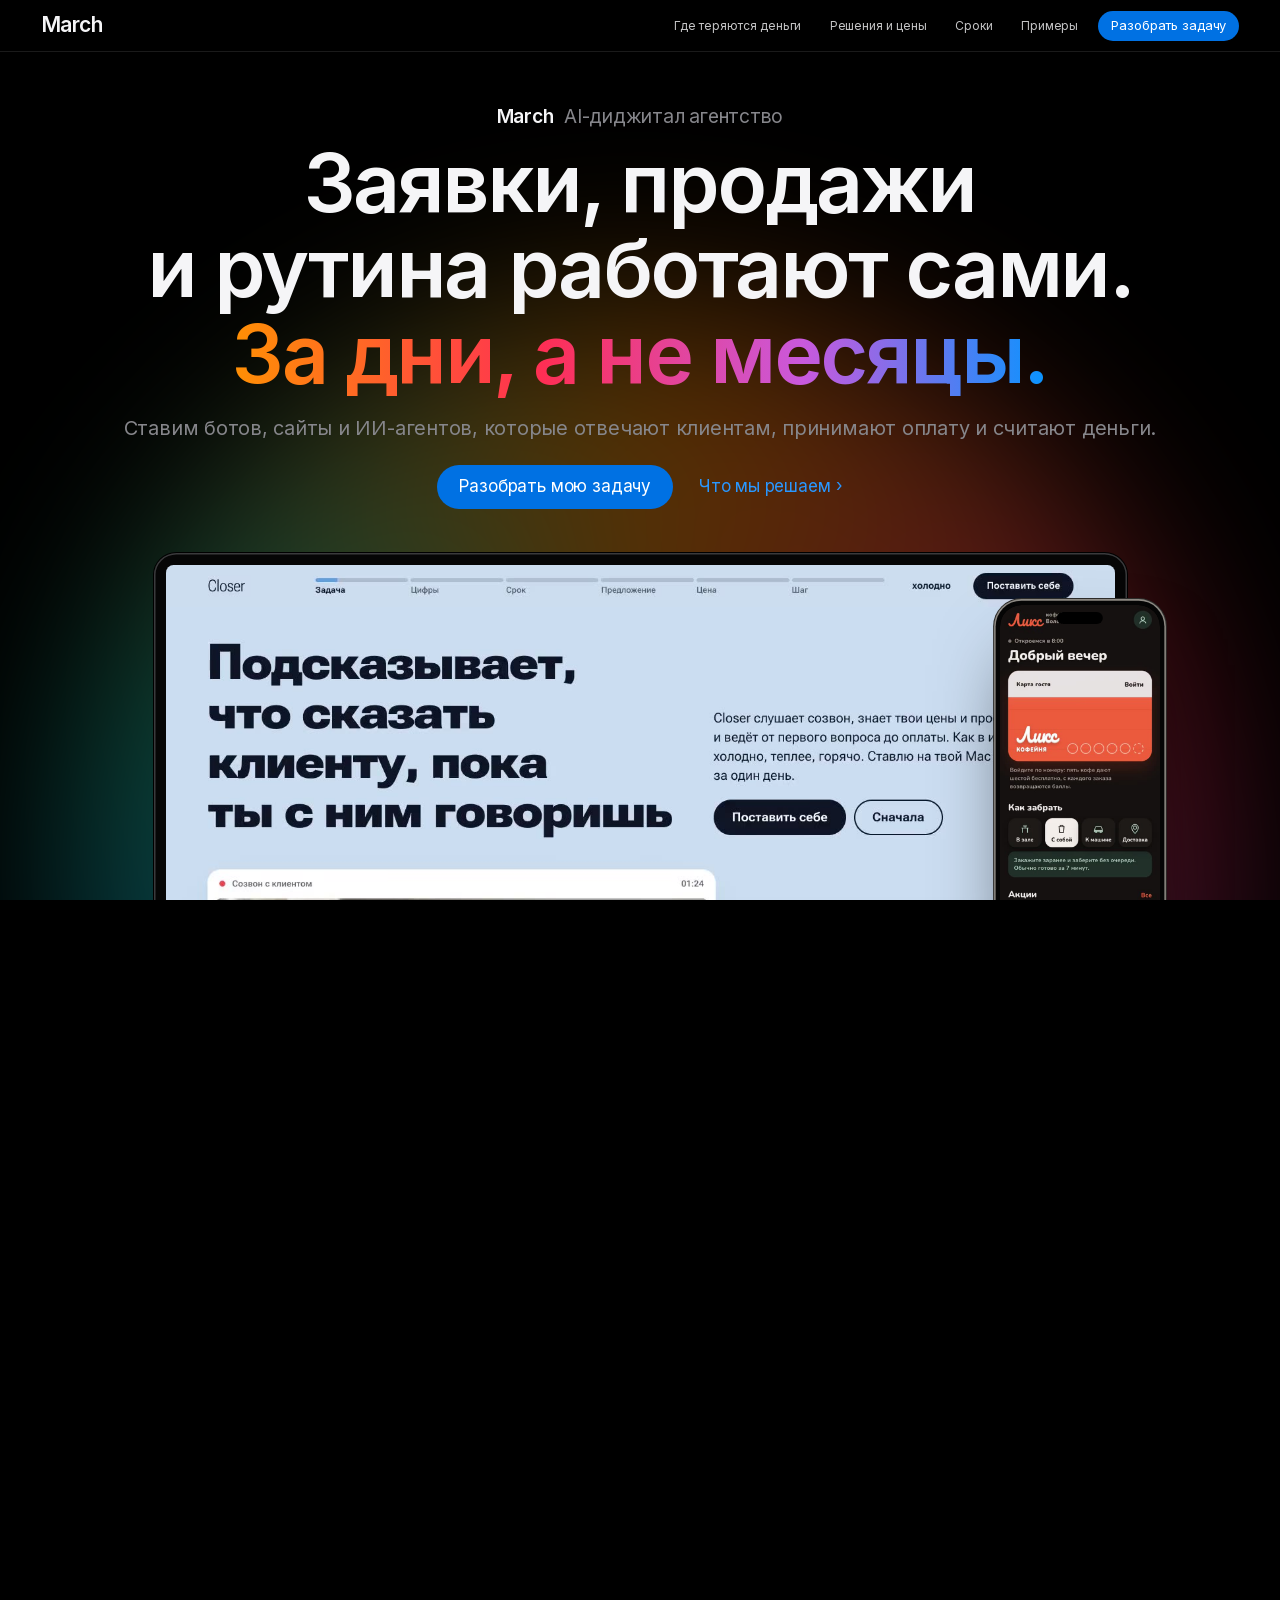
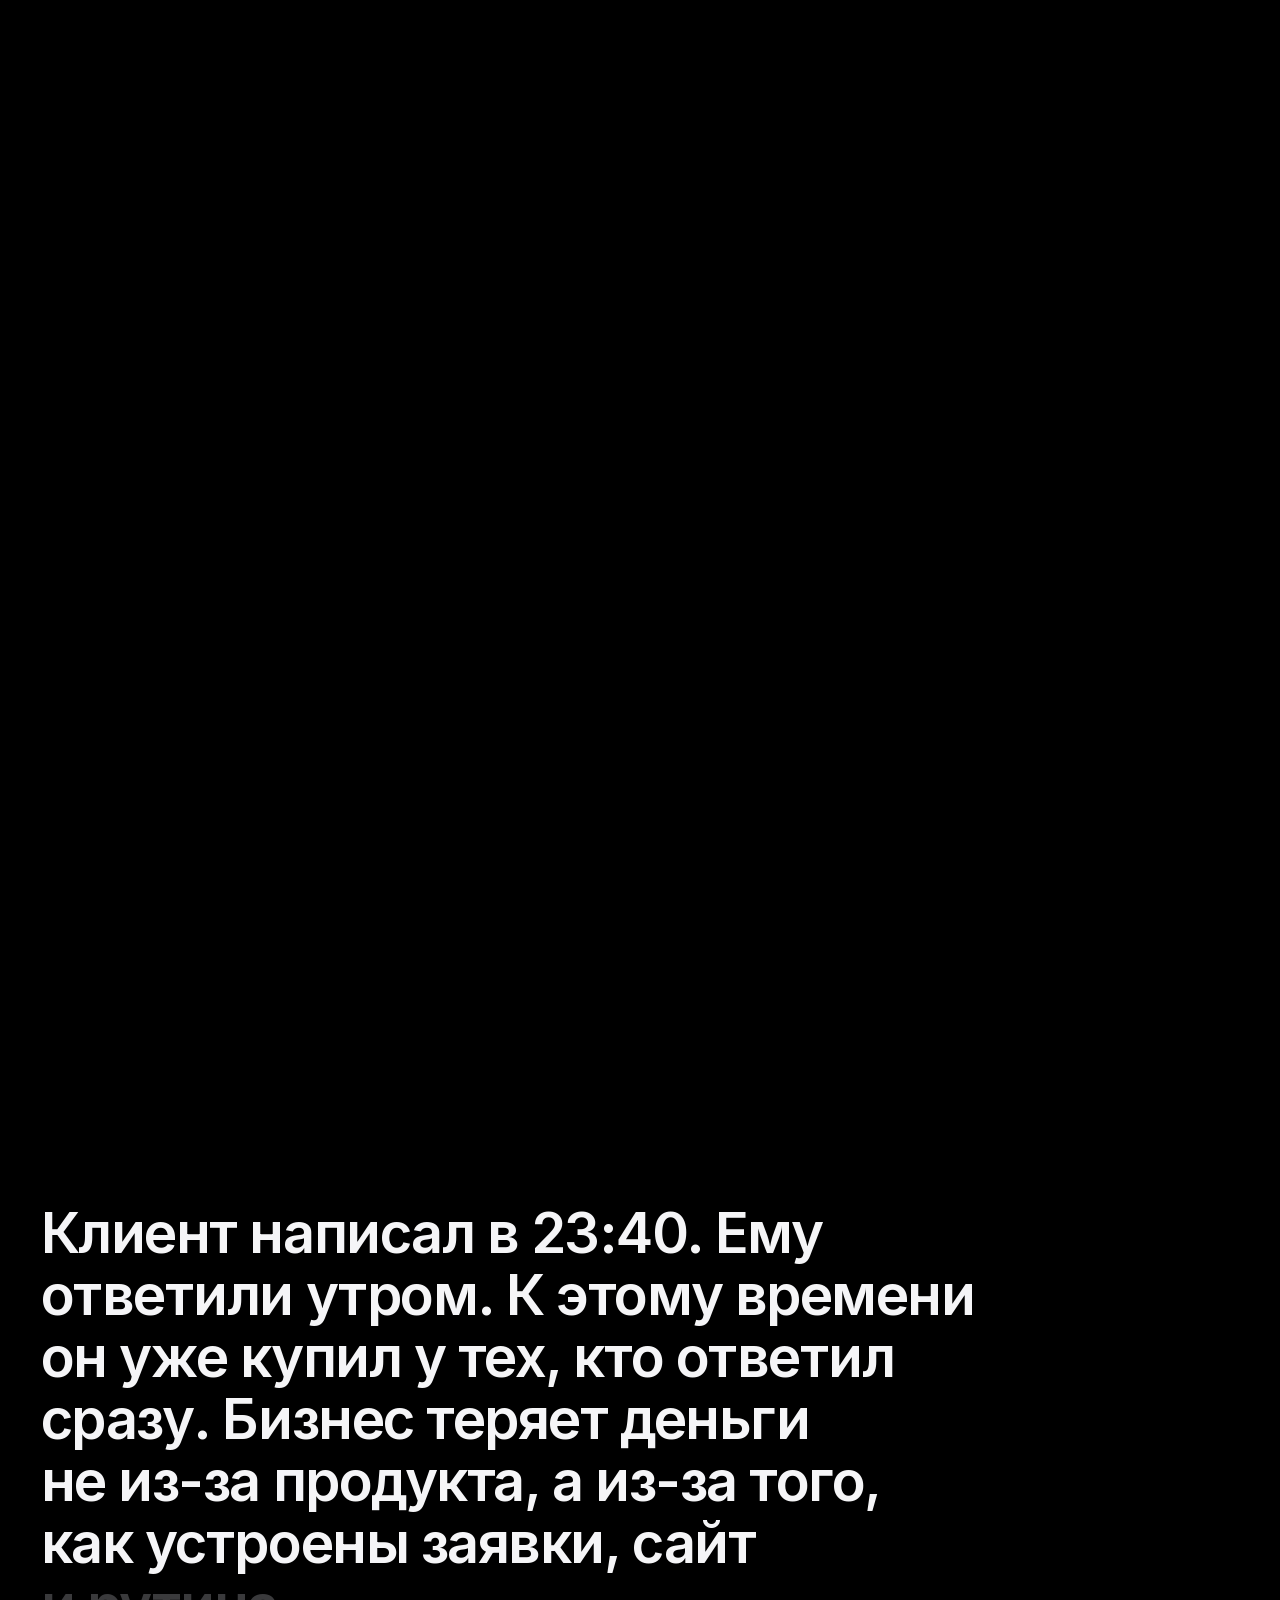
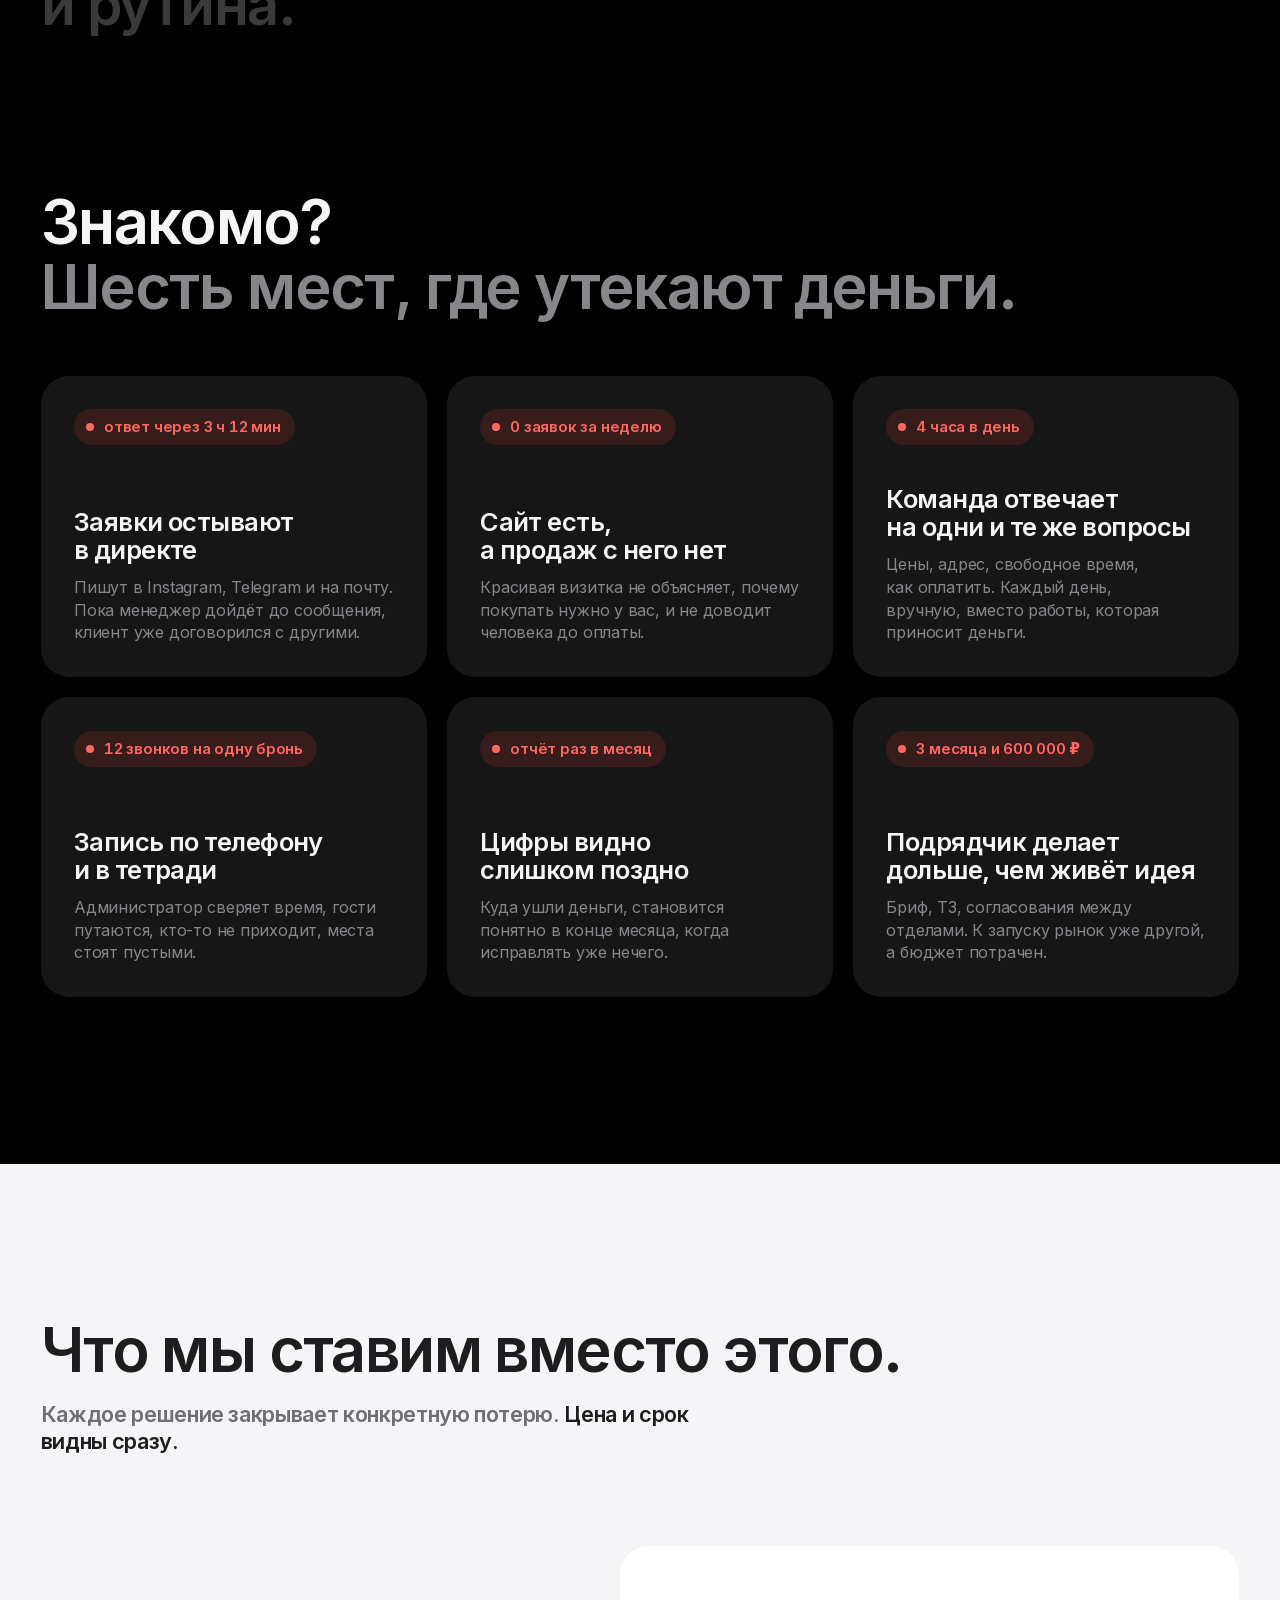
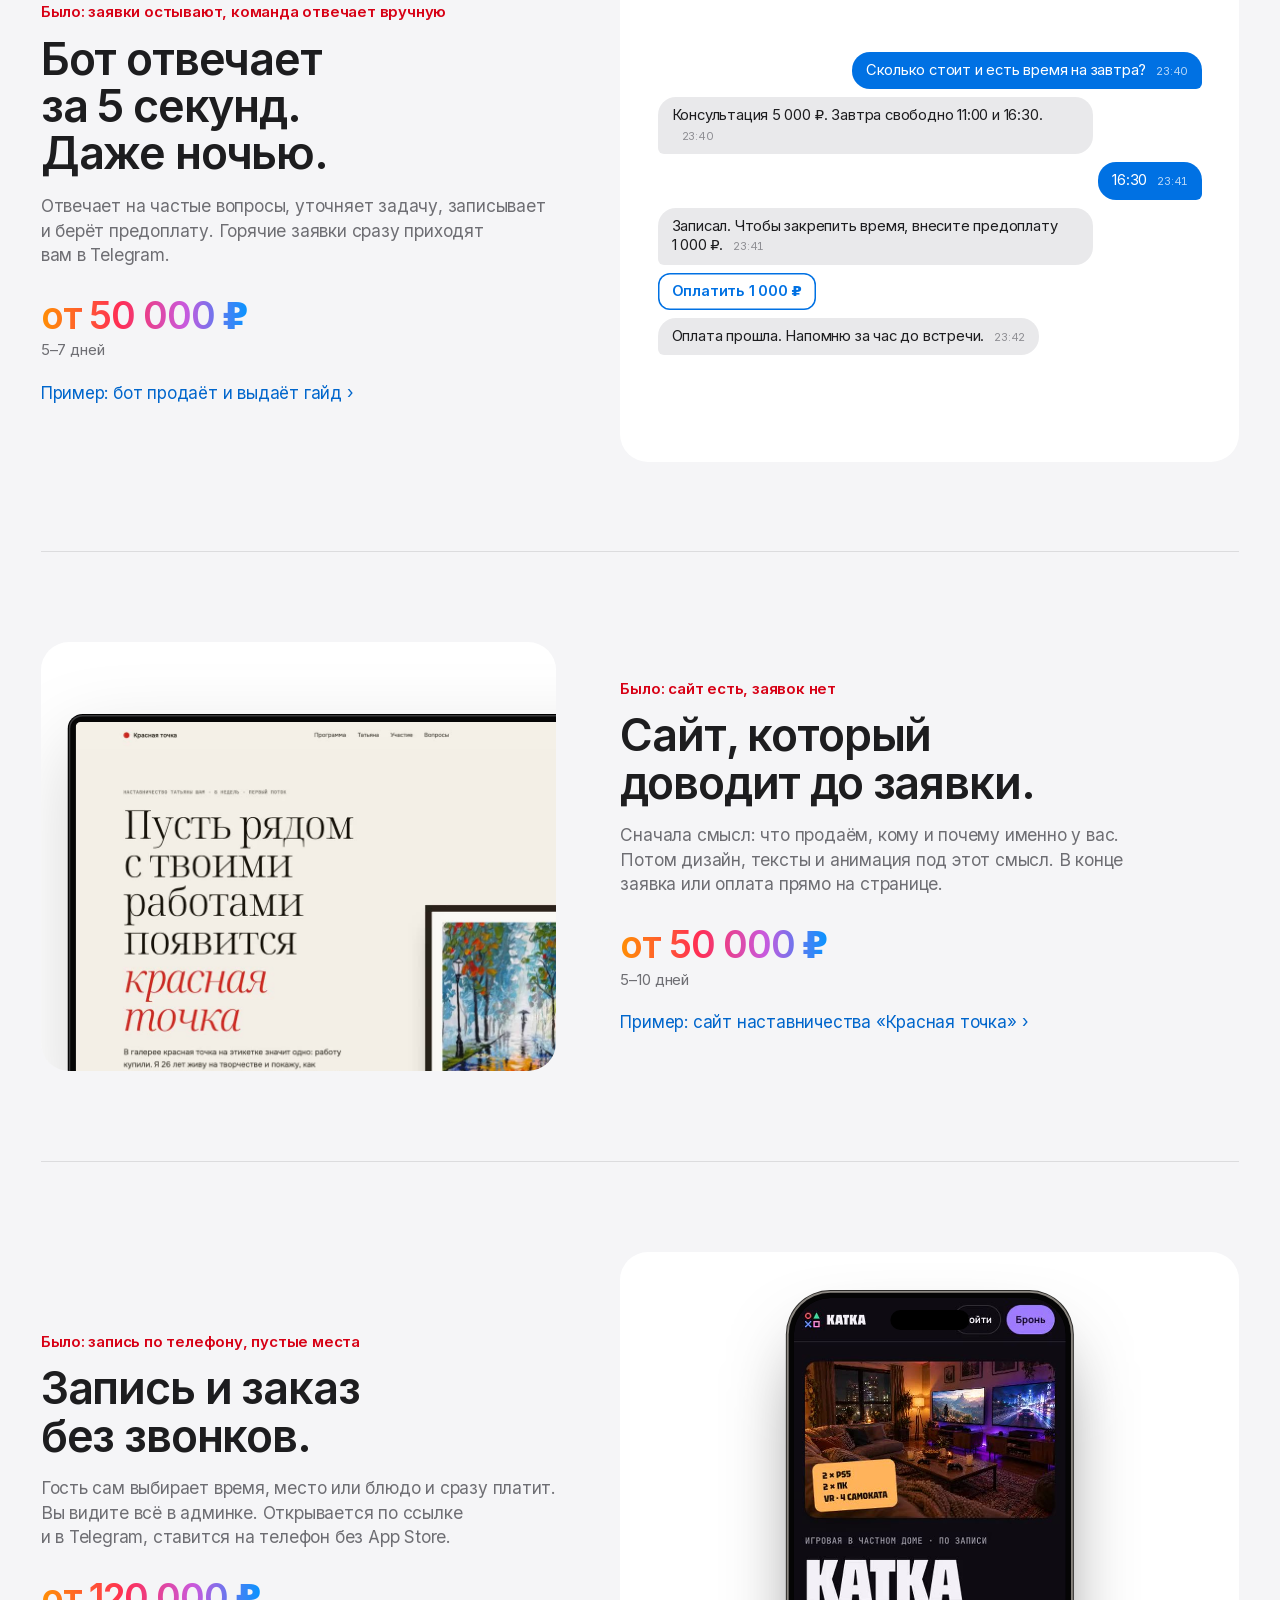
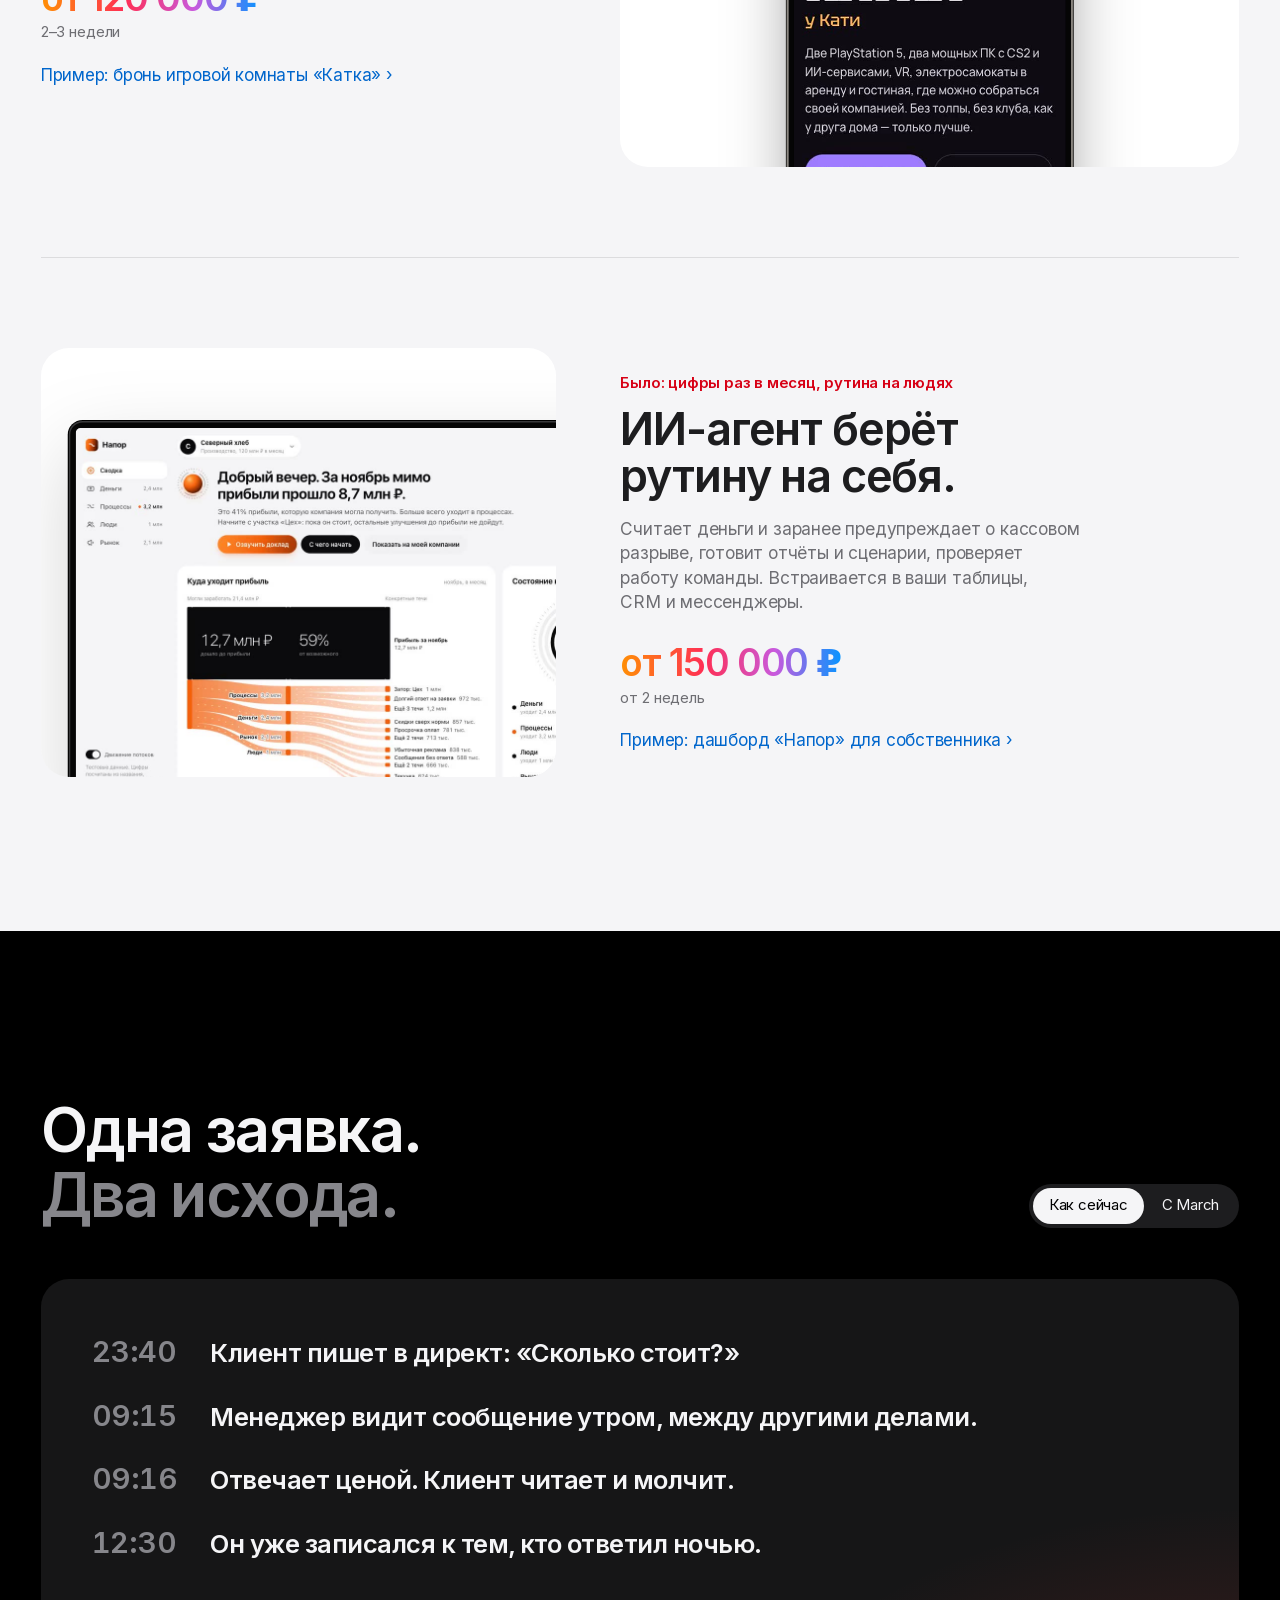
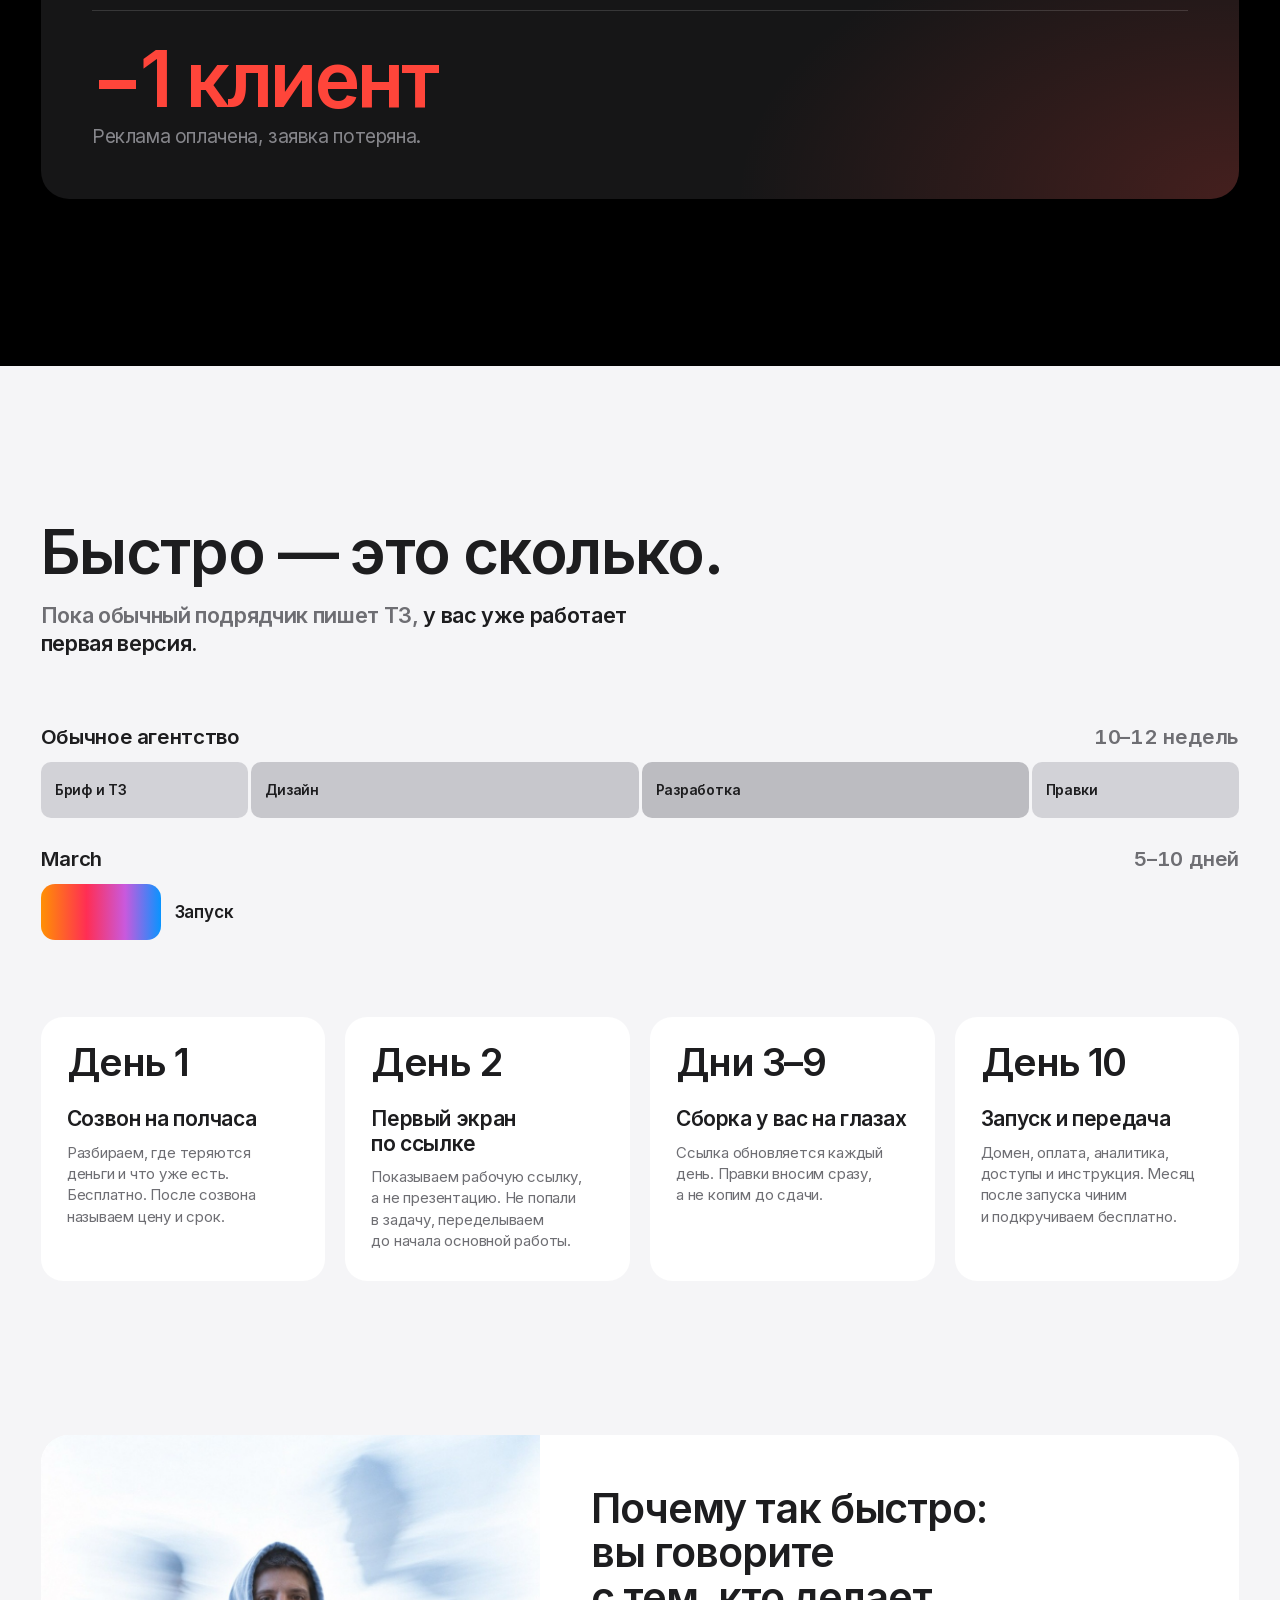
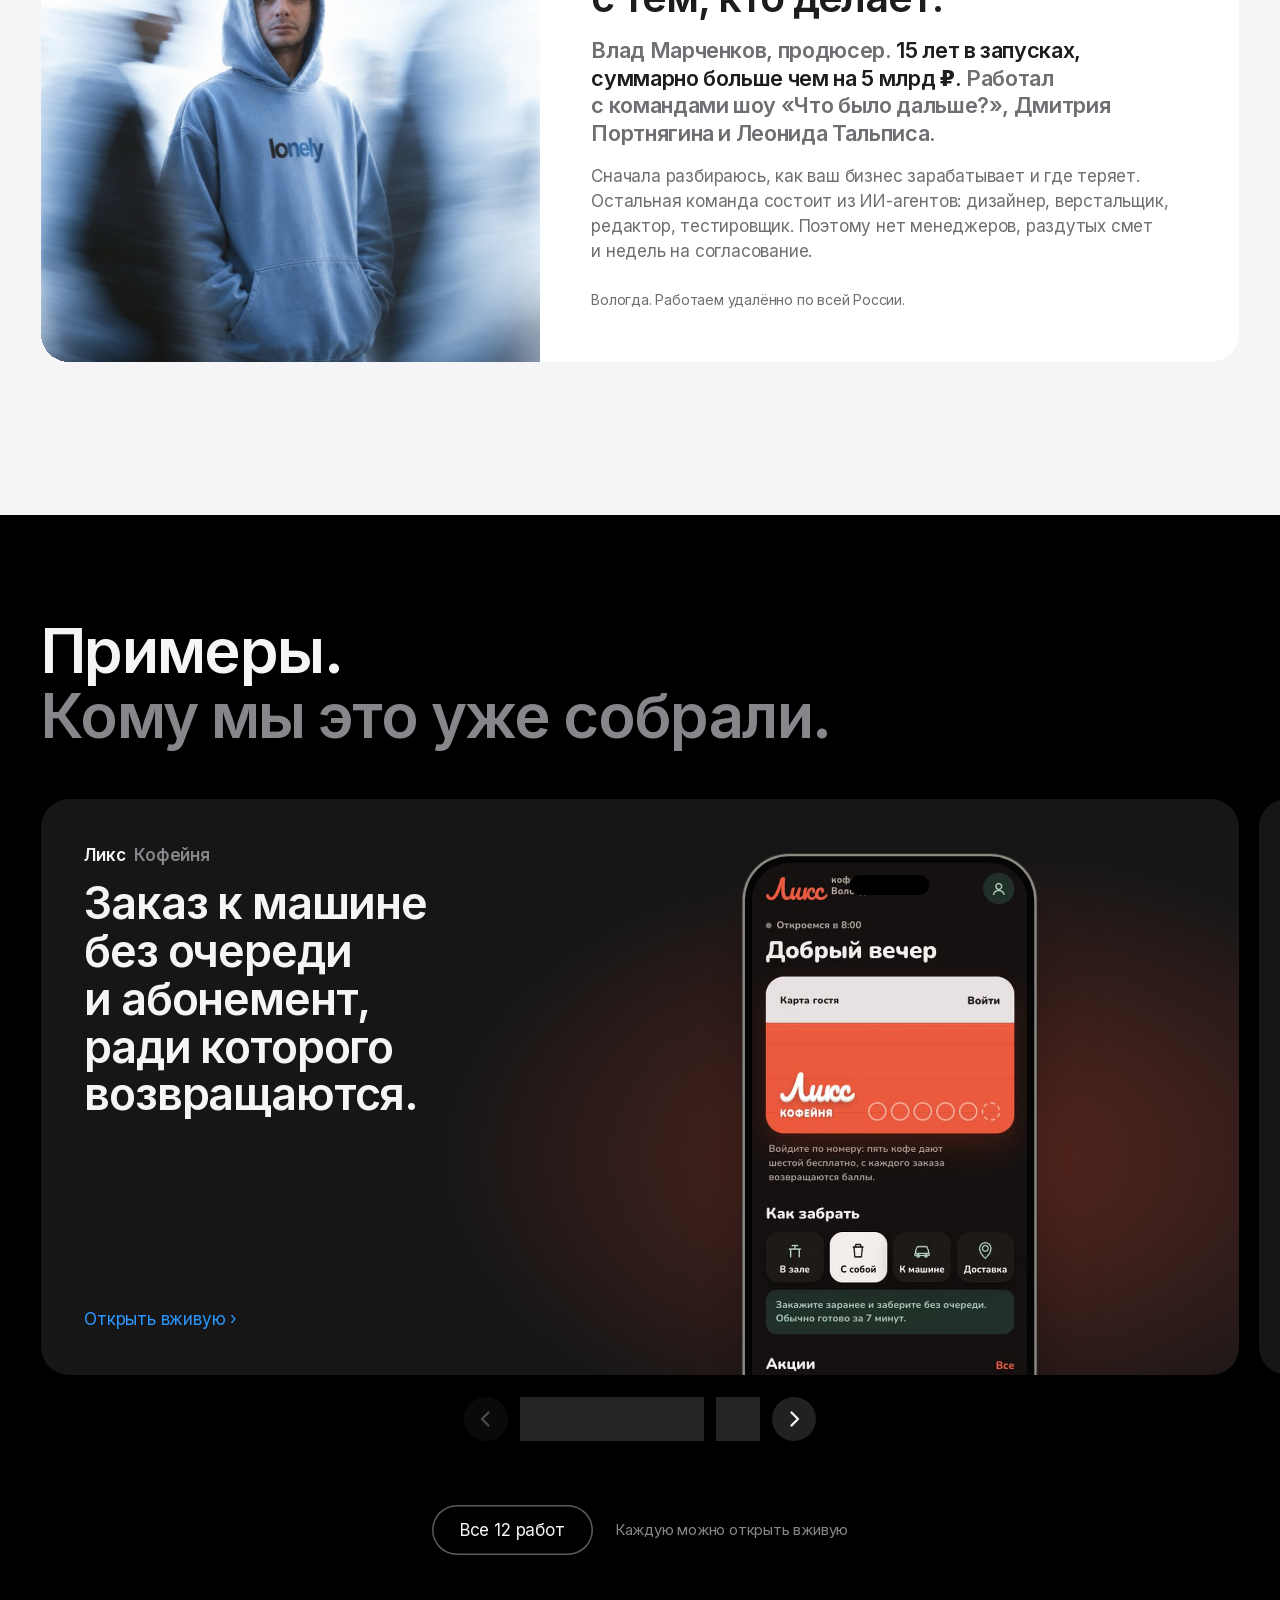
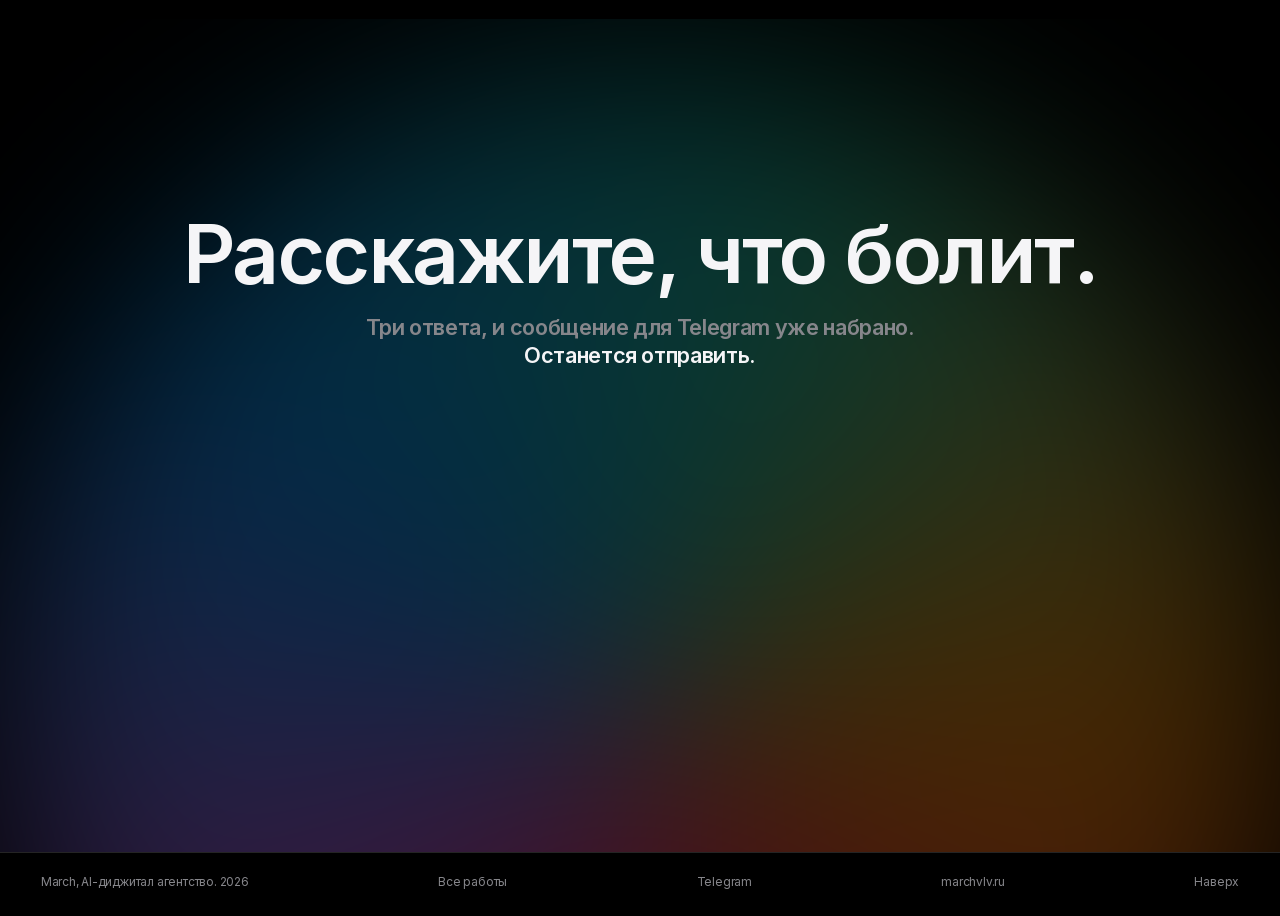
<file: index.html>
<!doctype html>
<html lang="ru">
<head>
<meta charset="utf-8">
<meta name="viewport" content="width=device-width, initial-scale=1, viewport-fit=cover">
<title>March — AI-диджитал агентство: боты, сайты и ИИ-агенты, которые возвращают бизнесу деньги</title>
<meta name="description" content="Заявки остывают, сайт не продаёт, команда тонет в рутине. Ставим Telegram-ботов, сайты, приложения и ИИ-агентов, которые это закрывают. Первый результат по ссылке через 48 часов, запуск за 5–10 дней.">
<meta name="theme-color" content="#000000">
<meta property="og:title" content="March — AI-диджитал агентство">
<meta property="og:description" content="Заявки, продажи и рутина работают сами. За дни, а не месяцы.">
<meta property="og:type" content="website">
<link rel="stylesheet" href="css/fonts.css">
<link rel="stylesheet" href="css/style.css">
</head>
<body>

<header class="nav">
  <div class="nav__in">
    <a class="nav__logo" href="#top">March</a>
    <nav class="nav__links" aria-label="Разделы">
      <a href="#pain">Где теряются деньги</a>
      <a href="#fix">Решения и цены</a>
      <a href="#speed">Сроки</a>
      <a href="#cases">Примеры</a>
    </nav>
    <a class="pill pill--sm" href="#brief">Разобрать задачу</a>
  </div>
</header>

<main>

  <section class="hero" id="top">
    <div class="hero__pin">
      <div class="hero__txt">
        <p class="eyebrow">March<span>AI-диджитал агентство</span></p>
        <h1>Заявки, продажи и рутина работают сами. <span class="spec">За дни, а не месяцы.</span></h1>
        <p class="hero__sub">Ставим ботов, сайты и ИИ-агентов, которые отвечают клиентам, принимают оплату и считают деньги.</p>
        <div class="cta">
          <a class="pill" href="#brief">Разобрать мою задачу</a>
          <a class="more" href="#pain">Что мы решаем</a>
        </div>
      </div>
      <div class="hero__rig">
        <div class="glow" aria-hidden="true"></div>
        <div class="mac hero__mac" aria-hidden="true">
          <div class="mac__lid"><div class="mac__scr"><video class="reel" src="media/reel.mp4" poster="media/reel.jpg" muted loop playsinline preload="auto"></video></div></div>
          <div class="mac__base"></div>
        </div>
        <div class="iph hero__iph" aria-hidden="true"><div class="iph__in"><div class="iph__scr"><video src="media/liks.mp4" poster="media/liks.jpg" muted loop playsinline preload="metadata"></video></div></div></div>
      </div>
      <p class="hero__cap">Это не макеты. На экране живые сайты и приложения, которые уже работают.</p>
    </div>
  </section>

  <section class="say">
    <div class="wrap">
      <p class="say__t" data-light>Клиент написал в 23:40. Ему ответили утром. К этому времени он уже купил у тех, кто ответил сразу. Бизнес теряет деньги не из-за продукта, а из-за того, как устроены заявки, сайт и рутина.</p>
    </div>
  </section>

  <section class="pain" id="pain">
    <div class="wrap">
      <h2 class="h2" data-rv>Знакомо?<br><span class="dim">Шесть мест, где утекают деньги.</span></h2>
      <div class="pain__grid">
        <article class="ache" data-rv><p class="sym">ответ через 3 ч 12 мин</p><h3>Заявки остывают в директе</h3><p>Пишут в Instagram, Telegram и на почту. Пока менеджер дойдёт до сообщения, клиент уже договорился с другими.</p></article>
        <article class="ache" data-rv style="--d:1"><p class="sym">0 заявок за неделю</p><h3>Сайт есть, а продаж с него нет</h3><p>Красивая визитка не объясняет, почему покупать нужно у вас, и не доводит человека до оплаты.</p></article>
        <article class="ache" data-rv style="--d:2"><p class="sym">4 часа в день</p><h3>Команда отвечает на одни и те же вопросы</h3><p>Цены, адрес, свободное время, как оплатить. Каждый день, вручную, вместо работы, которая приносит деньги.</p></article>
        <article class="ache" data-rv><p class="sym">12 звонков на одну бронь</p><h3>Запись по телефону и в тетради</h3><p>Администратор сверяет время, гости путаются, кто-то не приходит, места стоят пустыми.</p></article>
        <article class="ache" data-rv style="--d:1"><p class="sym">отчёт раз в месяц</p><h3>Цифры видно слишком поздно</h3><p>Куда ушли деньги, становится понятно в конце месяца, когда исправлять уже нечего.</p></article>
        <article class="ache" data-rv style="--d:2"><p class="sym">3 месяца и 600 000 ₽</p><h3>Подрядчик делает дольше, чем живёт идея</h3><p>Бриф, ТЗ, согласования между отделами. К запуску рынок уже другой, а бюджет потрачен.</p></article>
      </div>
    </div>
  </section>

  <div class="light">
    <section class="sec fix" id="fix">
      <div class="wrap">
        <h2 class="h2" data-rv>Что мы ставим вместо этого.</h2>
        <p class="lead" data-rv>Каждое решение закрывает конкретную потерю. <b>Цена и срок видны сразу.</b></p>

        <article class="fx">
          <div class="fx__t" data-rv>
            <p class="fx__was">Было: заявки остывают, команда отвечает вручную</p>
            <h3 class="fx__h">Бот отвечает за 5 секунд. Даже ночью.</h3>
            <p class="fx__d">Отвечает на частые вопросы, уточняет задачу, записывает и берёт предоплату. Горячие заявки сразу приходят вам в Telegram.</p>
            <p class="fx__p"><span class="spec">от 50 000 ₽</span><small>5–7 дней</small></p>
            <a class="more" href="https://marchvlv.ru/edits/" target="_blank" rel="noopener" data-open="edits">Пример: бот продаёт и выдаёт гайд</a>
          </div>
          <div class="fx__v fx__v--chat" data-rv aria-hidden="true">
            <div class="chat2">
              <p class="c-me" style="--i:0">Сколько стоит и есть время на завтра?<time>23:40</time></p>
              <p style="--i:1">Консультация 5 000 ₽. Завтра свободно 11:00 и 16:30.<time>23:40</time></p>
              <p class="c-me" style="--i:2">16:30<time>23:41</time></p>
              <p style="--i:3">Записал. Чтобы закрепить время, внесите предоплату 1 000 ₽.<time>23:41</time></p>
              <p class="c-btn" style="--i:4">Оплатить 1 000 ₽</p>
              <p style="--i:5">Оплата прошла. Напомню за час до встречи.<time>23:42</time></p>
            </div>
          </div>
        </article>

        <article class="fx">
          <div class="fx__t" data-rv>
            <p class="fx__was">Было: сайт есть, заявок нет</p>
            <h3 class="fx__h">Сайт, который доводит до заявки.</h3>
            <p class="fx__d">Сначала смысл: что продаём, кому и почему именно у вас. Потом дизайн, тексты и анимация под этот смысл. В конце заявка или оплата прямо на странице.</p>
            <p class="fx__p"><span class="spec">от 50 000 ₽</span><small>5–10 дней</small></p>
            <a class="more" href="https://shumniyvlad-cell.github.io/sotvori-sebya/" target="_blank" rel="noopener" data-open="sotvori">Пример: сайт наставничества «Красная точка»</a>
          </div>
          <div class="fx__v" data-rv aria-hidden="true"><div class="mac"><div class="mac__lid"><div class="mac__scr"><video muted loop playsinline preload="none" poster="media/sotvori.jpg" data-src="media/sotvori.mp4"></video></div></div></div></div>
        </article>

        <article class="fx">
          <div class="fx__t" data-rv>
            <p class="fx__was">Было: запись по телефону, пустые места</p>
            <h3 class="fx__h">Запись и заказ без звонков.</h3>
            <p class="fx__d">Гость сам выбирает время, место или блюдо и сразу платит. Вы видите всё в админке. Открывается по ссылке и в Telegram, ставится на телефон без App Store.</p>
            <p class="fx__p"><span class="spec">от 120 000 ₽</span><small>2–3 недели</small></p>
            <a class="more" href="https://shumniyvlad-cell.github.io/katka/" target="_blank" rel="noopener" data-open="katka">Пример: бронь игровой комнаты «Катка»</a>
          </div>
          <div class="fx__v fx__v--ph" data-rv aria-hidden="true"><div class="iph"><div class="iph__in"><div class="iph__scr"><video muted loop playsinline preload="none" poster="media/katka-m.jpg" data-src="media/katka-m.mp4"></video></div></div></div></div>
        </article>

        <article class="fx">
          <div class="fx__t" data-rv>
            <p class="fx__was">Было: цифры раз в месяц, рутина на людях</p>
            <h3 class="fx__h">ИИ-агент берёт рутину на себя.</h3>
            <p class="fx__d">Считает деньги и заранее предупреждает о кассовом разрыве, готовит отчёты и сценарии, проверяет работу команды. Встраивается в ваши таблицы, CRM и мессенджеры.</p>
            <p class="fx__p"><span class="spec">от 150 000 ₽</span><small>от 2 недель</small></p>
            <a class="more" href="https://shumniyvlad-cell.github.io/napor/" target="_blank" rel="noopener" data-open="napor">Пример: дашборд «Напор» для собственника</a>
          </div>
          <div class="fx__v" data-rv aria-hidden="true"><div class="mac"><div class="mac__lid"><div class="mac__scr"><video muted loop playsinline preload="none" poster="media/napor.jpg" data-src="media/napor.mp4"></video></div></div></div></div>
        </article>
      </div>
    </section>
  </div>

  <section class="day" id="day">
    <div class="wrap">
      <div class="day__head">
        <h2 class="h2" data-rv>Одна заявка.<br><span class="dim">Два исхода.</span></h2>
        <div class="seg day__seg" role="group" aria-label="Сценарий" data-rv>
          <button data-s="now" aria-pressed="true">Как сейчас</button>
          <button data-s="march" aria-pressed="false">С March</button>
        </div>
      </div>
      <div class="day__card" data-rv>
        <ol class="tl is-on" data-s="now">
          <li style="--i:0"><time>23:40</time><p>Клиент пишет в директ: «Сколько стоит?»</p></li>
          <li style="--i:1"><time>09:15</time><p>Менеджер видит сообщение утром, между другими делами.</p></li>
          <li style="--i:2"><time>09:16</time><p>Отвечает ценой. Клиент читает и молчит.</p></li>
          <li style="--i:3"><time>12:30</time><p>Он уже записался к тем, кто ответил ночью.</p></li>
          <li class="tl__end" style="--i:4"><b class="bad">−1 клиент</b><p>Реклама оплачена, заявка потеряна.</p></li>
        </ol>
        <ol class="tl" data-s="march">
          <li style="--i:0"><time>23:40</time><p>Клиент пишет в директ: «Сколько стоит?»</p></li>
          <li style="--i:1"><time>23:40</time><p>Бот сразу отвечает ценой и свободным временем.</p></li>
          <li style="--i:2"><time>23:42</time><p>Клиент выбирает 16:30 и вносит предоплату.</p></li>
          <li style="--i:3"><time>09:00</time><p>Вы открываете Telegram: запись уже в календаре.</p></li>
          <li class="tl__end" style="--i:4"><b class="good">+1 оплаченная запись</b><p>Пока вы спали.</p></li>
        </ol>
      </div>
    </div>
  </section>

  <div class="light">
    <section class="sec speed" id="speed">
      <div class="wrap">
        <h2 class="h2" data-rv>Быстро — это сколько.</h2>
        <p class="lead" data-rv>Пока обычный подрядчик пишет ТЗ, <b>у вас уже работает первая версия.</b></p>
        <div class="race">
          <div class="race__r" data-rv>
            <div class="race__l"><b>Обычное агентство</b><span>10–12 недель</span></div>
            <div class="race__bar"><div class="race__f race__f--slow"><i style="flex:2">Бриф и ТЗ</i><i style="flex:4">Дизайн</i><i style="flex:4">Разработка</i><i style="flex:2">Правки</i></div></div>
          </div>
          <div class="race__r" data-rv style="--d:1">
            <div class="race__l"><b>March</b><span>5–10 дней</span></div>
            <div class="race__bar"><div class="race__f race__f--fast"></div><em>Запуск</em></div>
          </div>
        </div>
        <ol class="flow__grid">
          <li class="step" data-rv><span class="step__n">День 1</span><h3>Созвон на полчаса</h3><p>Разбираем, где теряются деньги и что уже есть. Бесплатно. После созвона называем цену и срок.</p></li>
          <li class="step" data-rv style="--d:1"><span class="step__n">День 2</span><h3>Первый экран по ссылке</h3><p>Показываем рабочую ссылку, а не презентацию. Не попали в задачу, переделываем до начала основной работы.</p></li>
          <li class="step" data-rv style="--d:2"><span class="step__n">Дни 3–9</span><h3>Сборка у вас на глазах</h3><p>Ссылка обновляется каждый день. Правки вносим сразу, а не копим до сдачи.</p></li>
          <li class="step" data-rv style="--d:3"><span class="step__n">День 10</span><h3>Запуск и передача</h3><p>Домен, оплата, аналитика, доступы и инструкция. Месяц после запуска чиним и подкручиваем бесплатно.</p></li>
        </ol>
      </div>
    </section>

    <section class="sec who">
      <div class="wrap">
        <div class="who__tile" data-rv>
          <div class="who__ph"><img src="img/vlad.jpg" alt="Влад Марченков, основатель March" loading="lazy" width="1042" height="1300"></div>
          <div class="who__t">
            <h2 class="who__h">Почему так быстро: вы говорите с тем, кто делает.</h2>
            <p class="lead">Влад Марченков, продюсер. <b>15 лет в запусках, суммарно больше чем на 5 млрд ₽.</b> Работал с командами шоу «Что было дальше?», Дмитрия Портнягина и Леонида Тальписа.</p>
            <p class="who__p">Сначала разбираюсь, как ваш бизнес зарабатывает и где теряет. Остальная команда состоит из ИИ-агентов: дизайнер, верстальщик, редактор, тестировщик. Поэтому нет менеджеров, раздутых смет и недель на согласование.</p>
            <p class="who__sig">Вологда. Работаем удалённо по всей России.</p>
          </div>
        </div>
      </div>
    </section>
  </div>

  <section class="hl" id="cases" aria-label="Примеры">
    <div class="wrap"><h2 class="h2" data-rv>Примеры.<br><span class="dim">Кому мы это уже собрали.</span></h2></div>
    <div class="hl__scroll" tabindex="0"><div class="hl__track"></div></div>
    <div class="hl__ctl">
      <button class="rbtn hl__prev" aria-label="Назад"><svg viewBox="0 0 36 36"><path d="M20.5 11.5 14 18l6.5 6.5"/></svg></button>
      <div class="dots glass" role="tablist" aria-label="Слайды"></div>
      <button class="rbtn glass hl__play" aria-label="Пауза"><svg class="i-pause" viewBox="0 0 36 36"><path d="M14 12v12M22 12v12"/></svg><svg class="i-play" viewBox="0 0 36 36"><path d="M14.5 11.5v13l10-6.5z" fill="currentColor" stroke="none"/></svg></button>
      <button class="rbtn hl__next" aria-label="Вперёд"><svg viewBox="0 0 36 36"><path d="M15.5 11.5 22 18l-6.5 6.5"/></svg></button>
    </div>
    <div class="cases__all" data-rv>
      <a class="pill pill--ghost" href="works.html">Все 12 работ</a>
      <span>Каждую можно открыть вживую</span>
    </div>
  </section>

  <section class="brief" id="brief">
    <div class="wrap">
      <h2 class="h1" data-rv>Расскажите, что болит.</h2>
      <p class="lead" data-rv>Три ответа, и сообщение для Telegram уже набрано. <b>Останется отправить.</b></p>
      <div class="form" data-rv>
        <div class="form__r"><span>Что болит</span>
          <div class="seg" role="group" aria-label="Что болит">
            <button class="chip" data-g="what" data-v="Теряю заявки" aria-pressed="true">Теряю заявки</button>
            <button class="chip" data-g="what" data-v="Сайт не продаёт" aria-pressed="false">Сайт не продаёт</button>
            <button class="chip" data-g="what" data-v="Команда тонет в рутине" aria-pressed="false">Много рутины</button>
            <button class="chip" data-g="what" data-v="Не вижу, куда уходят деньги" aria-pressed="false">Не вижу цифры</button>
            <button class="chip" data-g="what" data-v="Запускаю новое направление" aria-pressed="false">Запускаю новое</button>
          </div>
        </div>
        <div class="form__r"><span>Бюджет</span>
          <div class="seg" role="group" aria-label="Бюджет">
            <button class="chip" data-g="money" data-v="до 100 тысяч" aria-pressed="true">до 100 тысяч</button>
            <button class="chip" data-g="money" data-v="100–200 тысяч" aria-pressed="false">100–200 тысяч</button>
            <button class="chip" data-g="money" data-v="от 200 тысяч" aria-pressed="false">от 200 тысяч</button>
          </div>
        </div>
        <div class="form__r"><span>Сроки</span>
          <div class="seg" role="group" aria-label="Сроки">
            <button class="chip" data-g="when" data-v="горят" aria-pressed="false">Горят</button>
            <button class="chip" data-g="when" data-v="в пределах месяца" aria-pressed="true">В пределах месяца</button>
            <button class="chip" data-g="when" data-v="не поджимают" aria-pressed="false">Не поджимают</button>
          </div>
        </div>
      </div>
      <div class="brief__go" data-rv>
        <a class="pill pill--lg brief__btn" href="https://t.me/marchvlvv" target="_blank" rel="noopener">Написать в Telegram</a>
        <a class="more" href="https://t.me/marchvlvv" target="_blank" rel="noopener">или сразу @marchvlvv</a>
      </div>
    </div>
  </section>

</main>

<footer class="foot">
  <div class="wrap foot__in">
    <span>March, AI-диджитал агентство. 2026</span>
    <span><a href="works.html">Все работы</a></span>
    <span><a href="https://t.me/marchvlvv" target="_blank" rel="noopener">Telegram</a></span>
    <span><a href="https://marchvlv.ru" target="_blank" rel="noopener">marchvlv.ru</a></span>
    <span><a href="#top">Наверх</a></span>
  </div>
</footer>

<dialog class="viewer" aria-label="Живой просмотр работы">
  <div class="viewer__sheet">
    <div class="viewer__bar">
      <div class="viewer__n"><b></b><span></span></div>
      <div class="viewer__tools">
        <div class="seg seg--sm" role="group" aria-label="Размер экрана">
          <button data-mode="desk" aria-pressed="true">Компьютер</button>
          <button data-mode="phone" aria-pressed="false">Телефон</button>
        </div>
        <a class="more viewer__out" target="_blank" rel="noopener">В новой вкладке</a>
        <button class="rbtn viewer__x" aria-label="Закрыть"><svg viewBox="0 0 36 36"><path d="m12.5 12.5 11 11m0-11-11 11"/></svg></button>
      </div>
    </div>
    <div class="viewer__body"><div class="viewer__f"><iframe title="Живой сайт работы" src="about:blank"></iframe></div></div>
  </div>
</dialog>

<script type="module" src="js/app.js"></script>
<script type="module">
  if (['localhost', '127.0.0.1'].includes(location.hostname)) import('./js/dev-agentation.js');
</script>
</body>
</html>
</file>
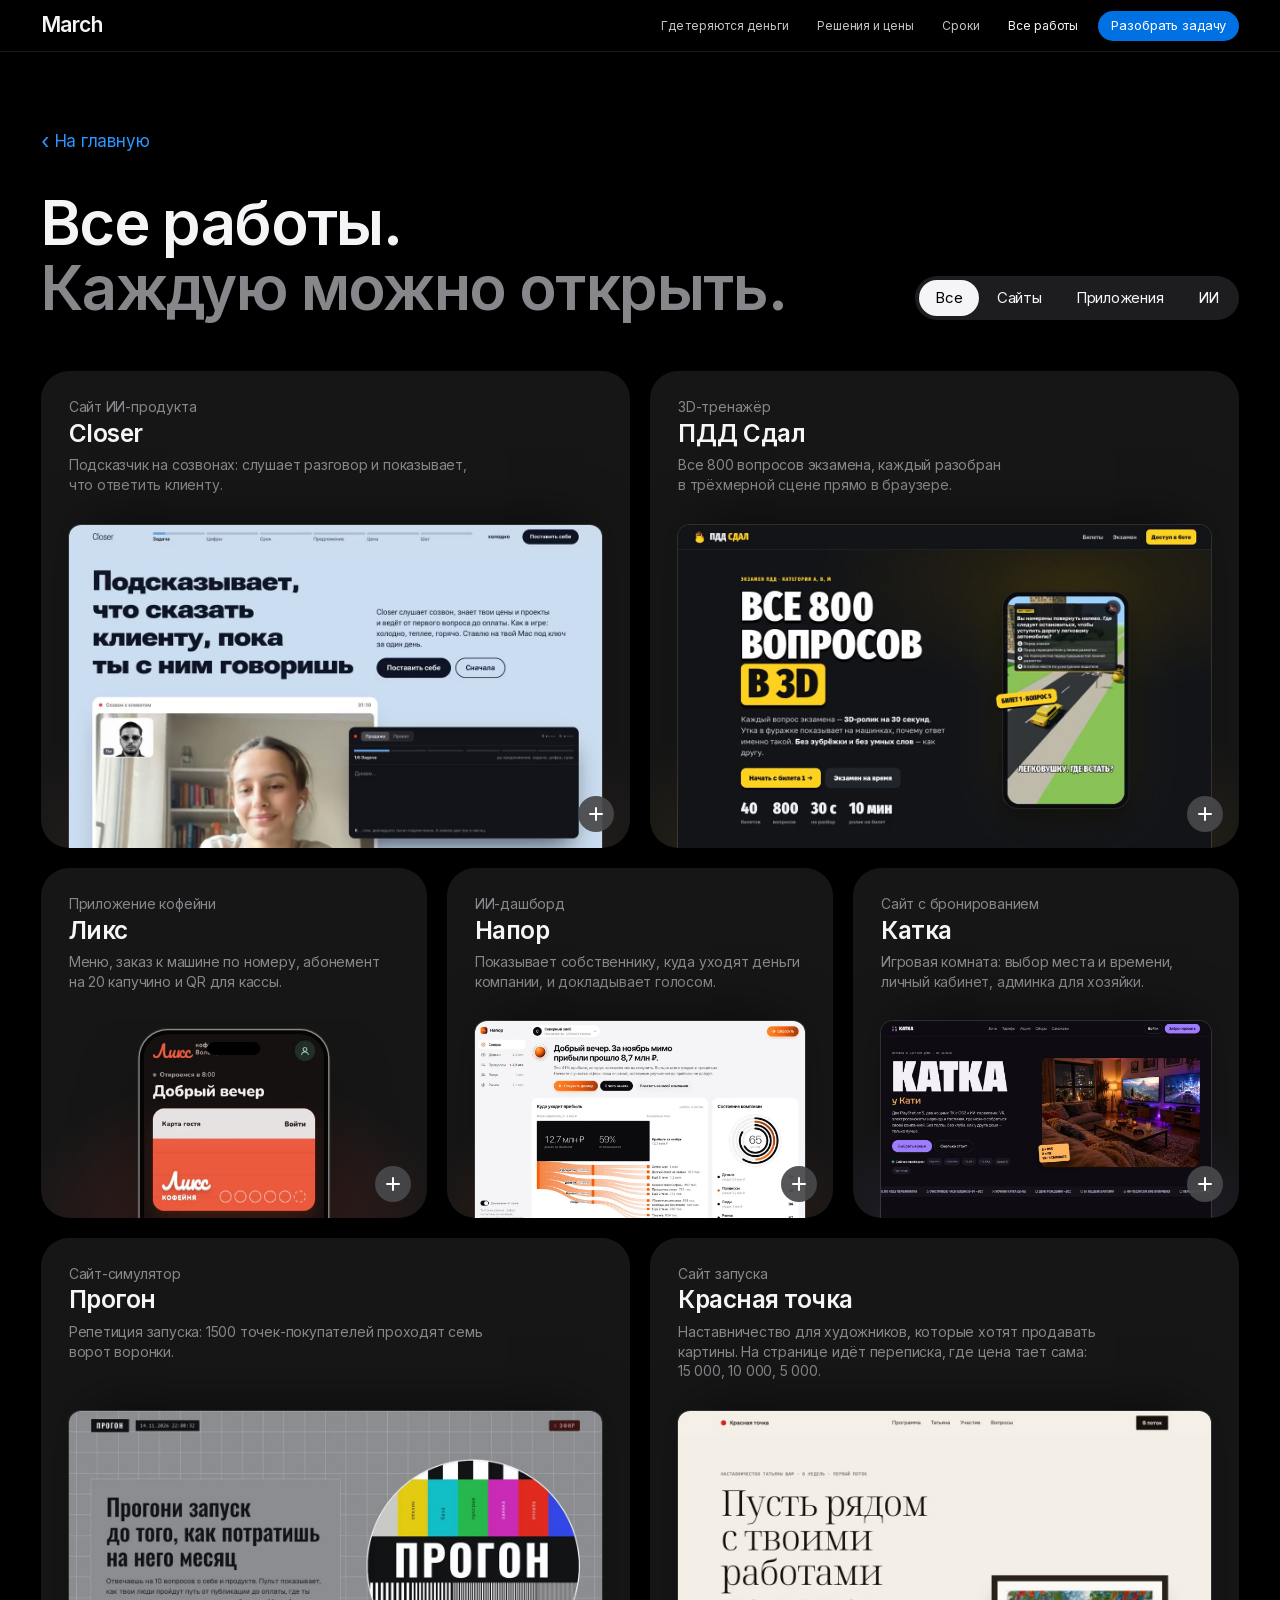
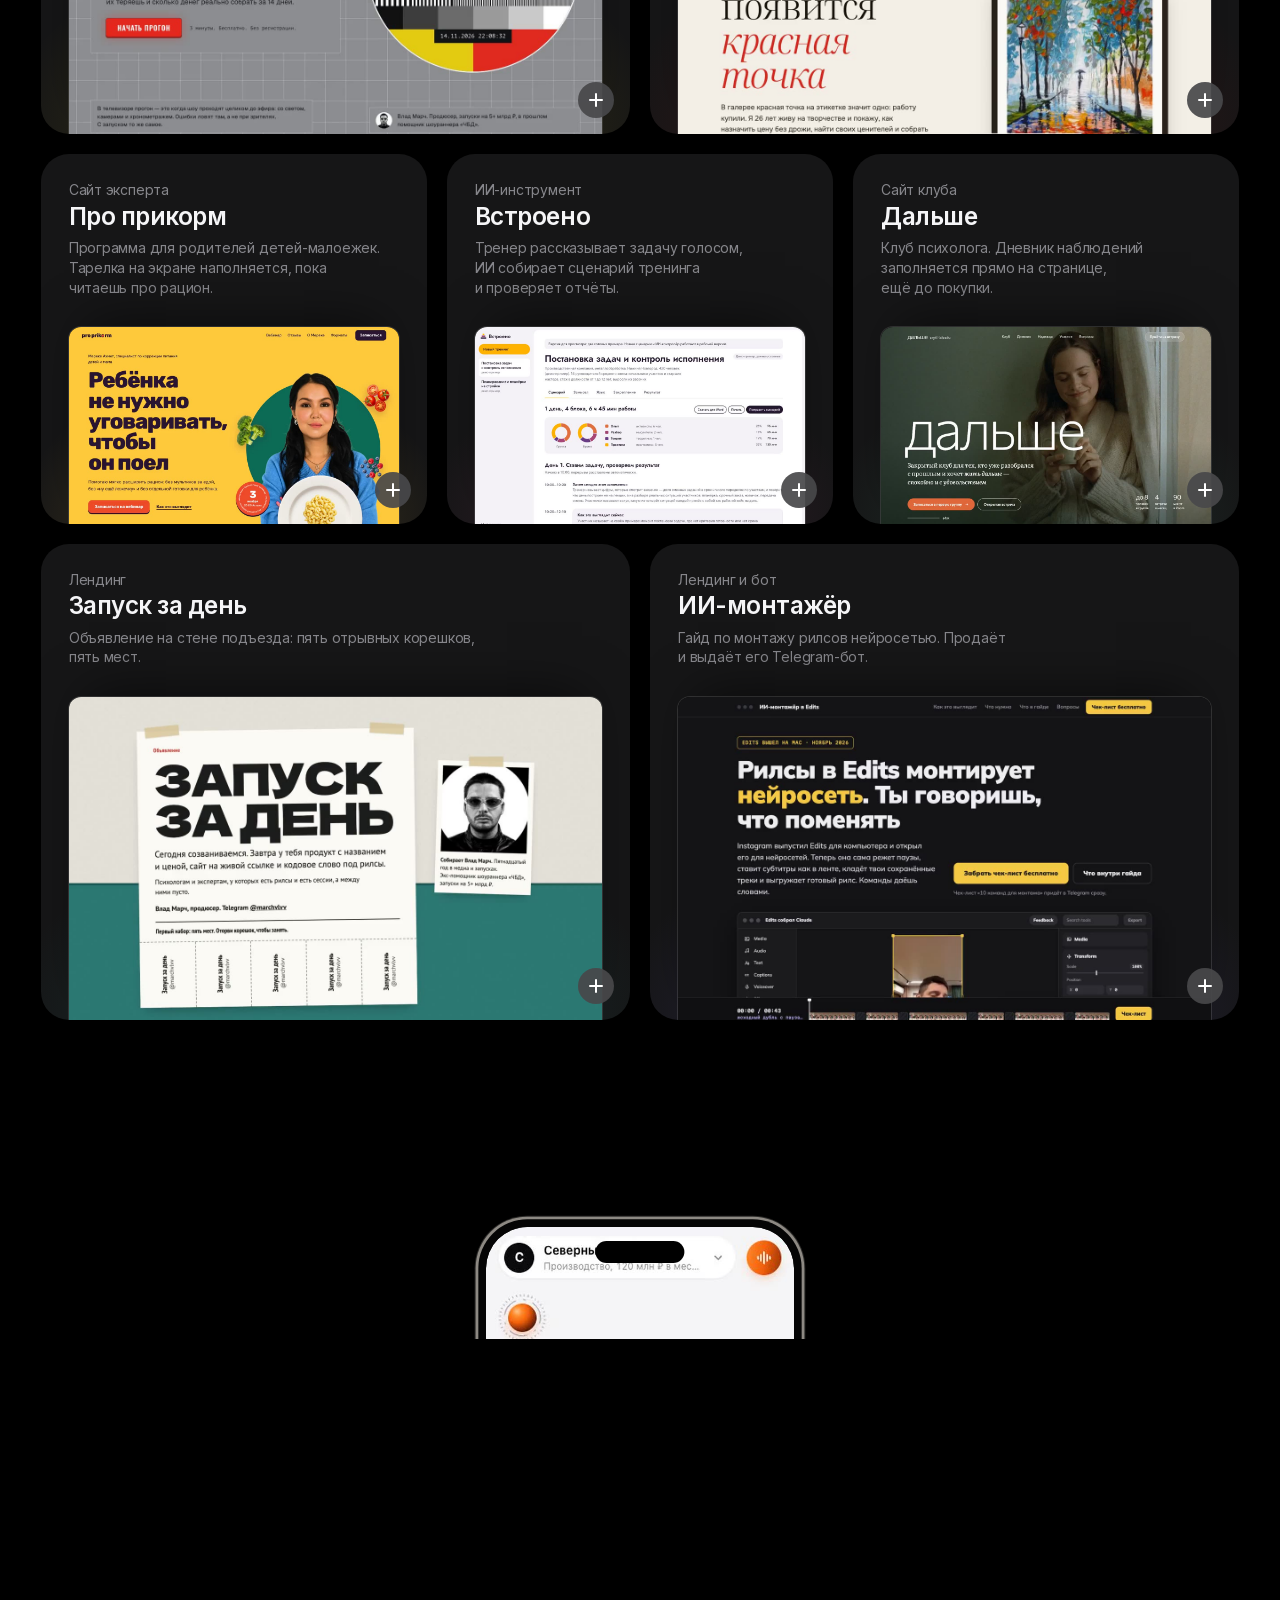
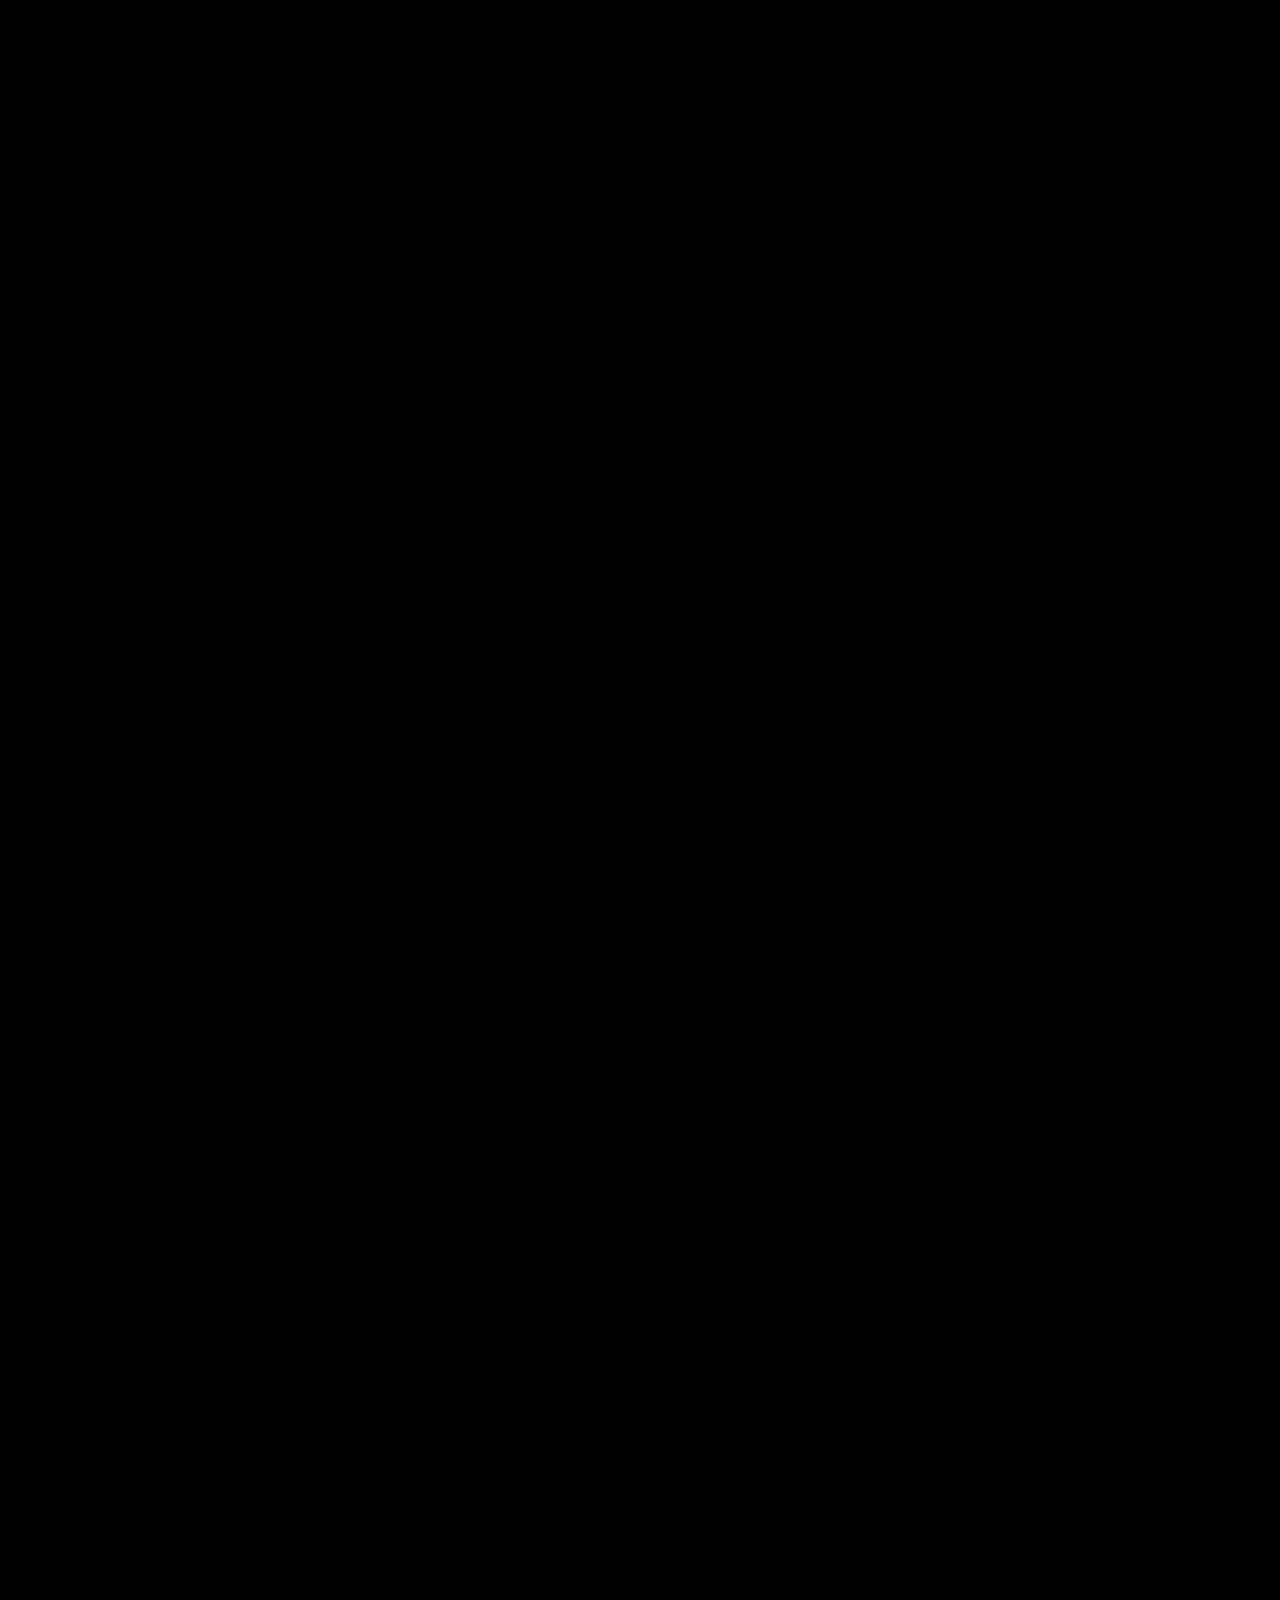
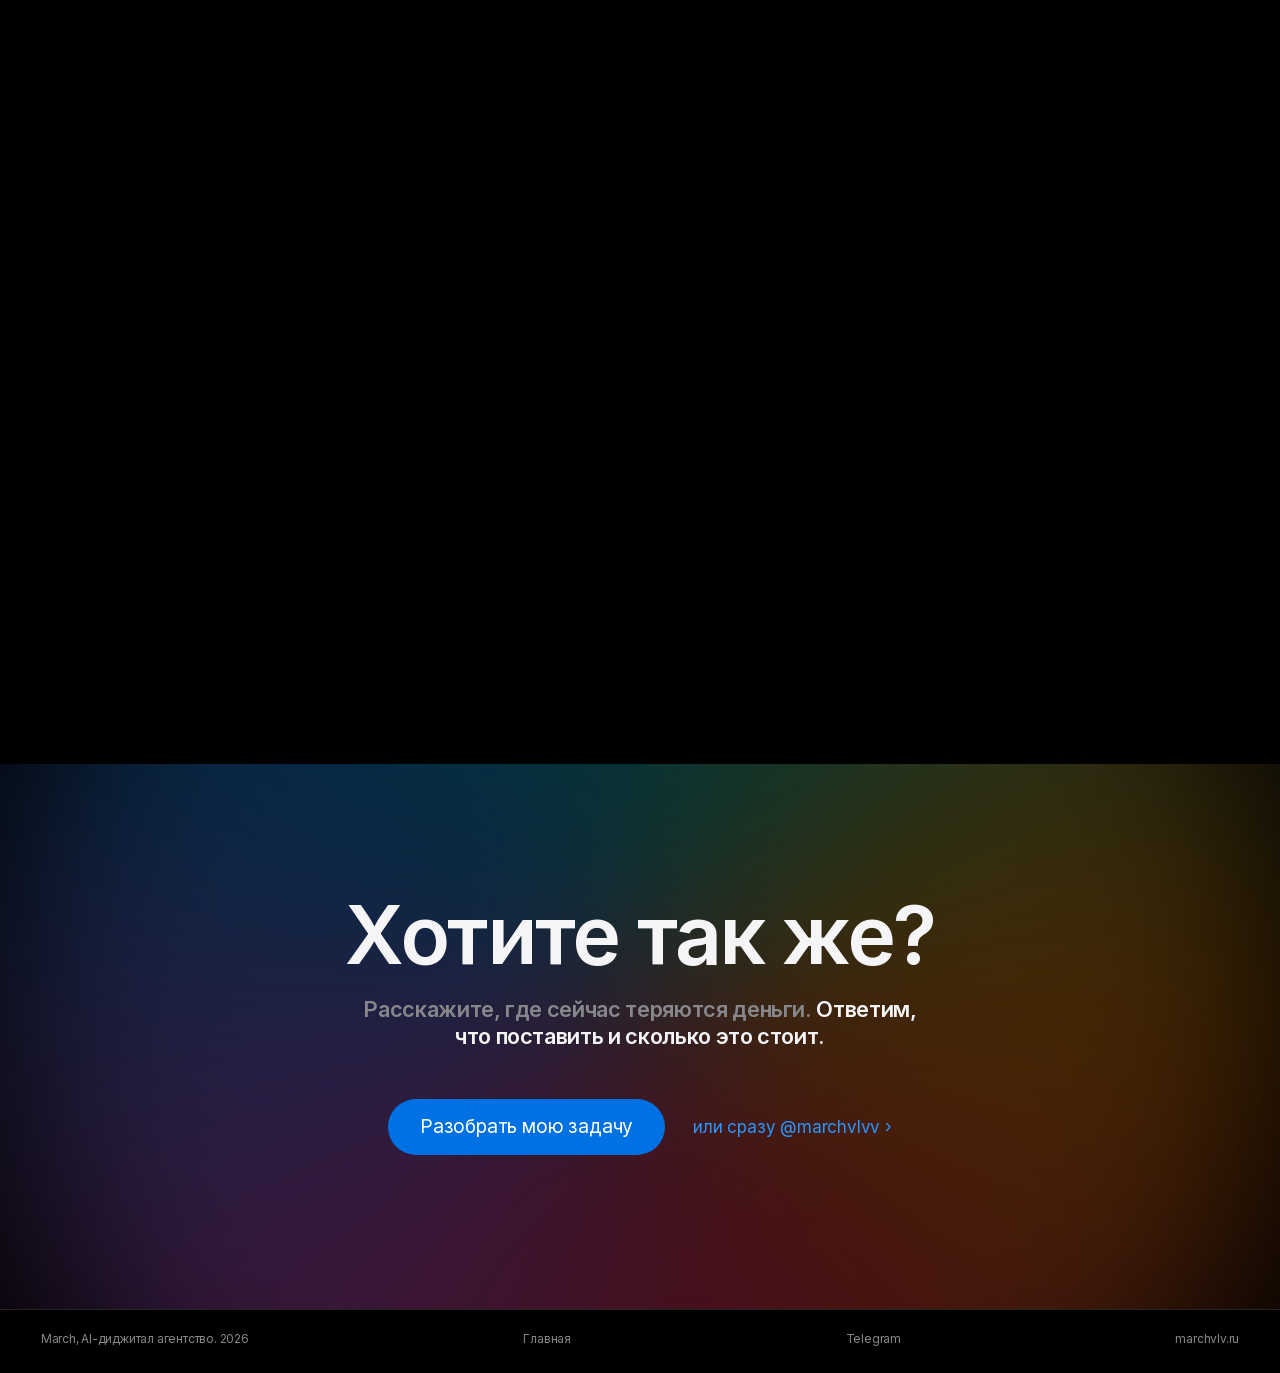
<file: works.html>
<!doctype html>
<html lang="ru">
<head>
<meta charset="utf-8">
<meta name="viewport" content="width=device-width, initial-scale=1, viewport-fit=cover">
<title>Все работы March: сайты, приложения, боты и ИИ-агенты</title>
<meta name="description" content="12 проектов March: сайты, веб-приложения, Telegram-боты и ИИ-инструменты. Каждый открывается вживую прямо на странице.">
<meta name="theme-color" content="#000000">
<link rel="stylesheet" href="css/fonts.css">
<link rel="stylesheet" href="css/style.css">
</head>
<body class="pg-works">

<header class="nav">
  <div class="nav__in">
    <a class="nav__logo" href="./">March</a>
    <nav class="nav__links" aria-label="Разделы">
      <a href="./#pain">Где теряются деньги</a>
      <a href="./#fix">Решения и цены</a>
      <a href="./#speed">Сроки</a>
      <a href="#works" aria-current="page">Все работы</a>
    </nav>
    <a class="pill pill--sm" href="./#brief">Разобрать задачу</a>
  </div>
</header>

<main>

  <section class="works" id="works">
    <div class="wrap">
      <a class="back" href="./">На главную</a>
      <div class="works__head">
        <h1 class="h2" data-rv>Все работы.<br><span class="dim">Каждую можно открыть.</span></h1>
        <div class="seg works__seg" role="group" aria-label="Тип работы" data-rv>
          <button data-f="all" aria-pressed="true">Все</button>
          <button data-f="site" aria-pressed="false">Сайты</button>
          <button data-f="app" aria-pressed="false">Приложения</button>
          <button data-f="ai" aria-pressed="false">ИИ</button>
        </div>
      </div>
      <div class="grid"></div>
    </div>
  </section>

  <section class="pocket" aria-label="Под телефон">
    <div class="pocket__pin">
      <div class="pocket__l">
        <p class="pocket__k">Под телефон</p>
        <div class="pocket__steps"></div>
      </div>
      <div class="iph pocket__iph"><div class="iph__in"><div class="iph__scr"></div></div></div>
      <div class="pocket__r"><div class="pocket__nums"></div></div>
    </div>
    <div class="wrap pocket__mh"><h2 class="h2">И под телефон тоже.</h2></div>
    <div class="pocket__m"></div>
  </section>

  <section class="brief brief--short" id="brief">
    <div class="wrap">
      <h2 class="h1" data-rv>Хотите так же?</h2>
      <p class="lead" data-rv>Расскажите, где сейчас теряются деньги. <b>Ответим, что поставить и сколько это стоит.</b></p>
      <div class="brief__go" data-rv>
        <a class="pill pill--lg" href="./#brief">Разобрать мою задачу</a>
        <a class="more" href="https://t.me/marchvlvv" target="_blank" rel="noopener">или сразу @marchvlvv</a>
      </div>
    </div>
  </section>

</main>

<footer class="foot">
  <div class="wrap foot__in">
    <span>March, AI-диджитал агентство. 2026</span>
    <span><a href="./">Главная</a></span>
    <span><a href="https://t.me/marchvlvv" target="_blank" rel="noopener">Telegram</a></span>
    <span><a href="https://marchvlv.ru" target="_blank" rel="noopener">marchvlv.ru</a></span>
  </div>
</footer>

<dialog class="viewer" aria-label="Живой просмотр работы">
  <div class="viewer__sheet">
    <div class="viewer__bar">
      <div class="viewer__n"><b></b><span></span></div>
      <div class="viewer__tools">
        <div class="seg seg--sm" role="group" aria-label="Размер экрана">
          <button data-mode="desk" aria-pressed="true">Компьютер</button>
          <button data-mode="phone" aria-pressed="false">Телефон</button>
        </div>
        <a class="more viewer__out" target="_blank" rel="noopener">В новой вкладке</a>
        <button class="rbtn viewer__x" aria-label="Закрыть"><svg viewBox="0 0 36 36"><path d="m12.5 12.5 11 11m0-11-11 11"/></svg></button>
      </div>
    </div>
    <div class="viewer__body"><div class="viewer__f"><iframe title="Живой сайт работы" src="about:blank"></iframe></div></div>
  </div>
</dialog>

<script type="module" src="js/app.js"></script>
<script type="module">
  if (['localhost', '127.0.0.1'].includes(location.hostname)) import('./js/dev-agentation.js');
</script>
</body>
</html>
</file>
<file: css/fonts.css>
/* Собрано tools/fonts.mjs, руками не править */
@font-face{font-family:"Inter";font-weight:400 700;font-display:swap;src:url(../fonts/inter-cyrillic.woff2) format("woff2");unicode-range:U+0301, U+0400-045F, U+0490-0491, U+04B0-04B1, U+2116}
@font-face{font-family:"Inter";font-weight:400 700;font-display:swap;src:url(../fonts/inter-latin.woff2) format("woff2");unicode-range:U+0000-00FF, U+0131, U+0152-0153, U+02BB-02BC, U+02C6, U+02DA, U+02DC, U+0304, U+0308, U+0329, U+2000-206F, U+20AC, U+2122, U+2191, U+2193, U+2212, U+2215, U+FEFF, U+FFFD}
</file>
<file: css/style.css>
/* March — AI-диджитал агентство. Язык Apple: чёрный и светло-серый, системный SF, устройства с живыми записями работ. */

:root {
  --g: clamp(16px, 2.4vw, 40px);
  --max: 1260px;
  --navh: 52px;
  --r: 28px;
  --e: cubic-bezier(.4, 0, .2, 1);
  --eo: cubic-bezier(.16, 1, .3, 1);
  --bg: #000; --tile: #161617; --tx: #f5f5f7; --tx2: #86868b; --line: rgba(255, 255, 255, .14);
  --blue: #0071e3; --link: #2997ff;
  --spec: linear-gradient(90deg, #ff9004, #ff2e54 38%, #c959dd 70%, #0894ff);
  --f: -apple-system, BlinkMacSystemFont, "SF Pro Display", "SF Pro Text", "Inter", system-ui, "Segoe UI", Roboto, sans-serif;
}
.light { --bg: #f5f5f7; --tile: #fff; --tx: #1d1d1f; --tx2: #6e6e73; --line: rgba(0, 0, 0, .1); --link: #0066cc; background: var(--bg); color: var(--tx); }

*, *::before, *::after { box-sizing: border-box; }
html { background: #000; -webkit-text-size-adjust: 100%; scroll-behavior: smooth; scroll-padding-top: var(--navh); }
body { margin: 0; font-family: var(--f); font-size: 17px; line-height: 1.47; letter-spacing: -.012em; color: var(--tx); background: var(--bg); -webkit-font-smoothing: antialiased; overflow-x: clip; }
img, video { display: block; max-width: 100%; }
a { color: inherit; text-decoration: none; }
button { font: inherit; color: inherit; background: none; border: 0; padding: 0; cursor: pointer; letter-spacing: inherit; }
h1, h2, h3, p, ol { margin: 0; padding: 0; }
ol { list-style: none; }
:focus-visible { outline: 2px solid var(--link); outline-offset: 3px; border-radius: 6px; }
.wrap { max-width: var(--max); margin-inline: auto; padding-inline: var(--g); }

/* ── типографика ── */
.h1, h1 { font-size: clamp(40px, 6.4vw, 96px); line-height: 1.04; letter-spacing: -.03em; font-weight: 600; text-wrap: balance; }
.h2 { font-size: clamp(32px, 4.8vw, 72px); line-height: 1.06; letter-spacing: -.026em; font-weight: 600; text-wrap: balance; }
.dim { color: var(--tx2); }
.lead { margin-top: 18px; font-size: clamp(19px, 1.7vw, 26px); line-height: 1.28; letter-spacing: -.016em; font-weight: 600; color: var(--tx2); max-width: 30em; text-wrap: pretty; }
.lead b { color: var(--tx); font-weight: 600; }
.spec { background: var(--spec); -webkit-background-clip: text; background-clip: text; color: transparent; }

/* ── кнопки ── */
.pill { display: inline-flex; align-items: center; justify-content: center; min-height: 44px; padding: 0 22px; border-radius: 999px; background: var(--blue); color: #fff; font-size: 17px; letter-spacing: -.01em; white-space: nowrap; transition: background .3s, transform .4s var(--eo); }
.pill:hover { background: #0077ed; }
.pill:active { transform: scale(.96); }
.pill--sm { min-height: 30px; padding: 0 13px; font-size: 13px; }
.pill--lg { min-height: 56px; padding: 0 32px; font-size: 19px; }
.more { color: var(--link); font-size: 17px; white-space: nowrap; }
.more::after { content: "›"; display: inline-block; margin-left: .3em; transition: transform .4s var(--eo); }
.more:hover::after { transform: translateX(4px); }
.rbtn { width: 44px; height: 44px; border-radius: 50%; display: grid; place-items: center; flex: none; background: rgba(120, 120, 128, .28); color: var(--tx); transition: background .3s, transform .4s var(--eo), opacity .3s; }
.rbtn:hover { background: rgba(120, 120, 128, .44); }
.rbtn:active { transform: scale(.92); }
.rbtn:disabled { opacity: .3; cursor: default; }
.rbtn svg { width: 36px; height: 36px; fill: none; stroke: currentColor; stroke-width: 2.4; stroke-linecap: round; stroke-linejoin: round; }
.glass { background: rgba(58, 58, 60, .62); -webkit-backdrop-filter: saturate(180%) blur(20px); backdrop-filter: saturate(180%) blur(20px); }
.seg { display: inline-flex; flex-wrap: wrap; padding: 4px; gap: 2px; border-radius: 24px; background: rgba(120, 120, 128, .24); }
.seg button { min-height: 36px; padding: 0 16px; border-radius: 999px; font-size: 15px; color: var(--tx); transition: background .35s var(--e), color .35s var(--e); }
.seg button[aria-pressed="true"] { background: var(--tx); color: var(--bg); }
.seg--sm button { min-height: 30px; padding: 0 12px; font-size: 13px; }

/* ── шапка ── */
.nav { position: fixed; inset: 0 0 auto 0; z-index: 50; height: var(--navh); background: rgba(0, 0, 0, .72); -webkit-backdrop-filter: saturate(180%) blur(20px); backdrop-filter: saturate(180%) blur(20px); border-bottom: 1px solid rgba(255, 255, 255, .1); transition: background .5s, color .5s, border-color .5s, transform .5s var(--eo); }
.nav.is-light { background: rgba(245, 245, 247, .76); color: #1d1d1f; border-color: rgba(0, 0, 0, .1); }
.nav__in { max-width: var(--max); height: 100%; margin-inline: auto; padding-inline: var(--g); display: flex; align-items: center; justify-content: space-between; gap: 20px; }
.nav__logo { font-size: 21px; font-weight: 600; letter-spacing: -.02em; }
.nav__links { display: flex; gap: clamp(16px, 2.2vw, 34px); font-size: 12px; letter-spacing: -.005em; margin-left: auto; }
.nav__links a { opacity: .8; transition: opacity .3s; }
.nav__links a:hover { opacity: 1; }
@media (max-width: 760px) { .nav__links { display: none; } }

/* ── устройства ── */
.mac { position: relative; }
.mac__lid { position: relative; background: #060606; border-radius: 2.3% / 3.5%; padding: 1.2% 1.2% 1.9%; box-shadow: inset 0 0 0 1.5px #3a3a3c, 0 0 0 1px #000; }
.mac__scr { position: relative; aspect-ratio: 16 / 10; border-radius: .8% / 1.3%; overflow: hidden; background: #111; }
.mac__scr video, .mac__scr img { position: absolute; inset: 0; width: 100%; height: 100%; object-fit: cover; object-position: 50% 0; }
.mac__base { position: relative; height: 0; padding-top: 1.5%; width: 116%; margin-left: -8%; background: linear-gradient(180deg, #e4e5e8 0, #a9abb0 34%, #5f6165 100%); border-radius: 0 0 1.6% 1.6% / 0 0 100% 100%; }
.mac__base::before { content: ""; position: absolute; top: 0; left: 50%; translate: -50% 0; width: 15%; height: 36%; background: #84868a; border-radius: 0 0 8px 8px; }
.iph { --bz: 7px; position: relative; aspect-ratio: 390 / 844; border-radius: 13.4% / 6.2%; background: #000; box-shadow: 0 0 0 calc(var(--bz) * .74) #050505, 0 0 0 var(--bz) #8d8983, 0 0 0 calc(var(--bz) + 1px) #2c2b29, 0 40px 80px -20px rgba(0, 0, 0, .7); }
.iph__in, .iph__scr { position: absolute; inset: 0; border-radius: inherit; overflow: hidden; }
.iph__scr::after { content: ""; position: absolute; top: 2%; left: 50%; translate: -50% 0; width: 29%; height: 3.4%; border-radius: 99px; background: #000; z-index: 3; }
.iph__scr video, .iph__scr img { position: absolute; inset: 0; width: 100%; height: 100%; object-fit: cover; object-position: 50% 0; }

/* ── первый экран ── */
.hero { position: relative; background: #000; }
.hero__pin { position: relative; min-height: 100svh; overflow: hidden; display: flex; flex-direction: column; align-items: center; padding-top: calc(var(--navh) + clamp(22px, 5.5vh, 60px)); }
.hero__txt { position: relative; z-index: 3; text-align: center; padding-inline: var(--g); display: flex; flex-direction: column; align-items: center; will-change: transform, opacity; }
.eyebrow { font-size: clamp(17px, 1.5vw, 21px); font-weight: 600; letter-spacing: -.012em; }
.eyebrow span { color: var(--tx2); font-weight: 400; margin-left: .55em; }
h1 { margin-top: 10px; max-width: 12.5em; }
.hero__sub { margin-top: 18px; font-size: clamp(17px, 1.55vw, 23px); color: var(--tx2); letter-spacing: -.012em; }
.cta { margin-top: 22px; display: flex; flex-wrap: wrap; gap: 14px 26px; justify-content: center; align-items: center; }
.hero__rig { position: relative; flex: 1; width: 100%; min-height: 34vh; margin-top: clamp(28px, 5vh, 60px); display: flex; justify-content: center; align-items: flex-start; }
.hero__mac { --w: min(980px, 76vw); width: var(--w); z-index: 1; flex: none; will-change: transform; }
.hero__iph { --bz: clamp(3px, .46vw, 6.6px); position: absolute; z-index: 2; width: clamp(92px, 12.5vw, 184px); left: calc(50% + min(980px, 76vw) * .37); top: 15%; will-change: transform, opacity; }
.glow { position: absolute; left: 50%; top: 0; width: min(1150px, 96vw); aspect-ratio: 1; translate: -50% -22%; border-radius: 50%; background: conic-gradient(from 0deg, #ff9004, #ff2e54, #c959dd, #0894ff, #20c9a6, #ff9004); filter: blur(90px); opacity: .34; animation: spin 22s linear infinite paused; pointer-events: none; }
.is-live .glow, .is-live.brief::before { animation-play-state: running; }
@keyframes spin { to { rotate: 360deg; } }
.hero__pin::after { content: ""; position: absolute; inset: auto 0 0 0; height: 46%; z-index: 3; pointer-events: none; background: linear-gradient(transparent, rgba(0, 0, 0, .78)); opacity: var(--cap, 0); }
.hero__cap { position: absolute; left: max(var(--g), calc((100vw - var(--max)) / 2 + var(--g))); bottom: clamp(28px, 6vh, 64px); z-index: 4; max-width: 17em; font-size: clamp(21px, 2.3vw, 36px); line-height: 1.14; letter-spacing: -.02em; font-weight: 600; opacity: var(--cap, 0); translate: 0 calc((1 - var(--cap, 0)) * 24px); pointer-events: none; }
@media (min-width: 900px) and (min-height: 560px) {
  .hero.is-zoom { height: 290vh; }
  .hero.is-zoom .hero__pin { position: sticky; top: 0; height: 100vh; min-height: 0; }
}
.hero:not(.is-zoom) .hero__pin { padding-bottom: 40px; }
.hero:not(.is-zoom) .hero__pin::after { display: none; }
.hero:not(.is-zoom) .hero__cap { position: static; opacity: 1; translate: none; margin: 34px var(--g) 0; text-align: center; font-size: 19px; color: var(--tx2); max-width: 22em; }
.hero:not(.is-zoom) .hero__rig { flex: none; min-height: 0; }
@media (max-width: 899px) { .hero__mac { --w: 86vw; } .hero__iph { width: 23vw; left: auto; right: 3vw; top: 22%; } }

/* ── заявление ── */
.say { padding: clamp(100px, 15vw, 220px) 0 clamp(90px, 12vw, 170px); }
.say__t { font-size: clamp(28px, 4.4vw, 64px); line-height: 1.1; letter-spacing: -.026em; font-weight: 600; max-width: 17em; text-wrap: pretty; }
.say__t span { color: #3a3a3c; transition: color .5s var(--e); }
.say__t span.on { color: var(--tx); }
.stats { display: grid; grid-template-columns: repeat(3, minmax(0, 1fr)); gap: var(--g); margin-top: clamp(56px, 8vw, 110px); }
.stats div { border-top: 1px solid var(--line); padding-top: 20px; }
.stats b { display: block; font-size: clamp(36px, 4.6vw, 64px); line-height: 1.05; letter-spacing: -.03em; font-weight: 600; white-space: nowrap; }
.stats span { display: block; margin-top: 8px; color: var(--tx2); max-width: 17em; text-wrap: pretty; }
@media (max-width: 760px) { .stats { grid-template-columns: minmax(0, 1fr); gap: 26px; } }

/* ── главное за минуту ── */
.hl { padding: clamp(60px, 8vw, 120px) 0 0; }
.hl__scroll { --pad: max(var(--g), calc((100vw - var(--max)) / 2 + var(--g))); margin-top: clamp(28px, 4vw, 56px); overflow-x: auto; scroll-snap-type: x mandatory; scroll-padding-inline: var(--pad); scrollbar-width: none; overscroll-behavior-x: contain; }
.hl__scroll::-webkit-scrollbar { display: none; }
.hl__track { display: flex; gap: 20px; width: max-content; padding-inline: var(--pad); }
.hl__s { --w: min(calc(var(--max) - var(--g) * 2), calc(100vw - var(--g) * 2)); position: relative; flex: none; width: var(--w); height: clamp(420px, 64vh, 640px); scroll-snap-align: start; border-radius: var(--r); background: var(--tile); overflow: hidden; display: grid; grid-template-columns: minmax(0, 5fr) minmax(0, 7fr); isolation: isolate; cursor: pointer; }
.hl__s::before { content: ""; position: absolute; inset: 0; z-index: -1; background: radial-gradient(60% 75% at 76% 62%, color-mix(in srgb, var(--tint) 46%, transparent), transparent 72%); opacity: .8; }
.hl__txt { padding: clamp(24px, 3.4vw, 52px); display: flex; flex-direction: column; justify-content: space-between; gap: 20px; min-width: 0; }
.hl__k { font-size: 17px; color: var(--tx2); font-weight: 600; }
.hl__k b { color: var(--tx); font-weight: 600; }
.hl__line { margin-top: 12px; font-size: clamp(26px, 3.5vw, 54px); line-height: 1.07; letter-spacing: -.026em; font-weight: 600; text-wrap: balance; }
.hl__vis { position: relative; min-width: 0; }
.hl__vis .mac { position: absolute; left: 2%; top: 15%; width: 132%; transition: transform 1.1s var(--eo); transform: translateX(8%); }
.hl__vis .iph { --bz: 9px; position: absolute; left: 50%; top: 11%; height: 104%; translate: -50% 0; transition: transform 1.1s var(--eo); transform: translateY(8%); }
.hl__s.is-on .mac, .hl__s.is-on .iph { transform: none; }
.hl__ctl { display: flex; justify-content: center; align-items: center; gap: 12px; margin-top: 22px; }
.dots { display: flex; align-items: center; gap: 12px; height: 44px; padding: 0 20px; border-radius: 999px; }
.dot { position: relative; width: 8px; height: 8px; border-radius: 99px; background: rgba(255, 255, 255, .5); transition: width .5s var(--eo), background .3s; }
.dot::after { content: ""; position: absolute; inset: -12px -6px; }
.dot i { position: absolute; inset: 0; background: #fff; border-radius: inherit; clip-path: inset(0 calc(100% - var(--p, 0) * 100%) 0 0 round 99px); }
.dot.is-on { width: 44px; background: rgba(255, 255, 255, .28); }
.hl__play .i-play, .hl__play.is-paused .i-pause { display: none; }
.hl__play.is-paused .i-play { display: block; }
@media (max-width: 760px) {
  .hl__s { grid-template-columns: minmax(0, 1fr); grid-template-rows: auto minmax(0, 1fr); height: clamp(480px, 74svh, 620px); }
  .hl__txt { gap: 12px; }
  .hl__vis .mac { left: 6%; top: 6%; width: 124%; }
  .hl__vis .iph { top: 4%; height: 118%; }
  .hl__prev, .hl__next { display: none; }
}

/* ── все работы ── */
.works { padding: clamp(110px, 14vw, 200px) 0 clamp(40px, 5vw, 80px); }
.works__head { display: flex; flex-wrap: wrap; align-items: flex-end; justify-content: space-between; gap: 22px 40px; }
.grid { display: grid; grid-template-columns: repeat(6, minmax(0, 1fr)); gap: 20px; margin-top: clamp(28px, 4vw, 56px); }
.tile { position: relative; grid-column: span 2; display: flex; flex-direction: column; border-radius: var(--r); background: var(--tile); overflow: hidden; isolation: isolate; }
.grid:not(.is-f) .tile:nth-child(5n + 1), .grid:not(.is-f) .tile:nth-child(5n + 2) { grid-column: span 3; }
.tile[hidden] { display: none; }
.tile::before { content: ""; position: absolute; inset: 0; z-index: -1; background: radial-gradient(80% 60% at 50% 100%, color-mix(in srgb, var(--tint) 42%, transparent), transparent 70%); opacity: .55; transition: opacity .6s; }
.tile:hover::before { opacity: 1; }
.tile__h { padding: 26px 28px 20px; }
.tile__k { font-size: 14px; color: var(--tx2); }
.tile__n { margin-top: 2px; font-size: clamp(21px, 1.9vw, 28px); line-height: 1.14; letter-spacing: -.02em; font-weight: 600; }
.tile__w { margin-top: 8px; font-size: 14px; line-height: 1.4; color: var(--tx2); max-width: 30em; text-wrap: pretty; }
.tile__m { position: relative; margin: auto 28px 0; aspect-ratio: 16 / 10; border-radius: 12px 12px 0 0; overflow: hidden; background: #000; box-shadow: 0 0 0 1px rgba(255, 255, 255, .12), 0 -20px 50px -20px rgba(0, 0, 0, .6); transform: translateY(10px); transition: transform .8s var(--eo); }
.tile:hover .tile__m { transform: none; }
.tile__m img, .tile__m video { position: absolute; inset: 0; width: 100%; height: 100%; object-fit: cover; object-position: 50% 0; }
.tile__m.is-phone { background: none; box-shadow: none; }
.tile__m.is-phone .iph { --bz: 5px; position: absolute; left: 50%; top: 6%; height: 190%; translate: -50% 0; }
.plus { position: absolute; right: 16px; bottom: 16px; z-index: 2; width: 36px; height: 36px; border-radius: 50%; display: grid; place-items: center; color: #fff; background: rgba(72, 72, 74, .92); transition: transform .5s var(--eo), background .3s; }
.plus::before, .plus::after { content: ""; position: absolute; width: 14px; height: 2px; border-radius: 2px; background: currentColor; }
.plus::after { rotate: 90deg; }
.tile:hover .plus { transform: scale(1.12) rotate(90deg); background: var(--blue); }
@media (max-width: 1000px) and (min-width: 761px) { .grid .tile, .grid:not(.is-f) .tile:nth-child(n) { grid-column: span 3; } }
@media (max-width: 760px) {
  .grid { display: flex; gap: 14px; overflow-x: auto; scroll-snap-type: x mandatory; scrollbar-width: none; margin-inline: calc(var(--g) * -1); padding-inline: var(--g); scroll-padding-inline: var(--g); }
  .grid::-webkit-scrollbar { display: none; }
  .tile { flex: 0 0 84vw; scroll-snap-align: start; min-height: 400px; }
  .tile__m { transform: none; }
}

/* ── под телефон ── */
.pocket { position: relative; }
.pocket__k { font-size: 17px; font-weight: 600; color: var(--tx2); }
.pocket__m, .pocket__mh { display: none; }
.pocket__pin { display: none; }
@media (min-width: 900px) and (min-height: 560px) {
  .pocket { height: 320vh; }
  .pocket__pin { position: sticky; top: 0; height: 100vh; max-width: var(--max); margin-inline: auto; padding: var(--navh) var(--g) 0; display: grid; grid-template-columns: minmax(0, 1fr) auto minmax(0, 1fr); align-items: center; gap: clamp(30px, 6vw, 96px); }
  .pocket__iph { --bz: min(1.15vh, 11px); height: min(74vh, 720px); }
  .pocket__steps { display: grid; margin-top: 14px; }
  .pstep { grid-area: 1 / 1; opacity: 0; transform: translateY(26px); transition: opacity .5s var(--e), transform .9s var(--eo); pointer-events: none; }
  .pstep.is-on { opacity: 1; transform: none; pointer-events: auto; }
  .pstep h3 { font-size: clamp(30px, 3.6vw, 56px); line-height: 1.06; letter-spacing: -.026em; font-weight: 600; text-wrap: balance; }
  .pstep p { margin-top: 16px; font-size: clamp(17px, 1.4vw, 21px); line-height: 1.38; color: var(--tx2); max-width: 22em; text-wrap: pretty; }
  .pstep .more { display: inline-block; margin-top: 18px; }
  .pocket__nums { display: grid; gap: 10px; justify-items: start; }
  .pnum { display: flex; align-items: center; gap: 14px; font-size: 17px; font-weight: 600; color: #48484a; transition: color .5s; }
  .pnum::before { content: ""; width: 34px; height: 2px; border-radius: 2px; background: currentColor; transition: width .7s var(--eo); }
  .pnum.is-on { color: var(--tx); }
  .pnum.is-on::before { width: 64px; }
  .player { position: absolute; inset: 0; opacity: 0; transition: opacity .6s var(--e); }
  .player.is-on { opacity: 1; }
}
@media not ((min-width: 900px) and (min-height: 560px)) {
  .pocket { padding: 90px 0 100px; }
  .pocket__mh { display: block; margin-bottom: 28px; }
  .pocket__m { display: flex; gap: 14px; overflow-x: auto; scroll-snap-type: x mandatory; scrollbar-width: none; padding-inline: var(--g); scroll-padding-inline: var(--g); }
  .pocket__m::-webkit-scrollbar { display: none; }
  .pcard { flex: 0 0 84vw; scroll-snap-align: start; border-radius: var(--r); background: var(--tile); padding: 26px 24px 0; overflow: hidden; height: 560px; display: flex; flex-direction: column; }
  .pcard h3 { font-size: 26px; line-height: 1.1; letter-spacing: -.022em; font-weight: 600; }
  .pcard p { margin-top: 8px; font-size: 15px; color: var(--tx2); }
  .pcard .iph { width: 62%; margin: 22px auto 0; flex: none; }
}

/* ── светлая часть ── */
.sec { padding: clamp(90px, 12vw, 170px) 0 0; }
.light > .sec:last-child { padding-bottom: clamp(90px, 12vw, 170px); }
.offer__grid { display: grid; grid-template-columns: repeat(2, minmax(0, 1fr)); gap: 20px; margin-top: clamp(32px, 4.4vw, 64px); }
.svc { position: relative; min-height: 440px; border-radius: var(--r); background: var(--tile); overflow: hidden; display: grid; grid-template-columns: minmax(0, 13fr) minmax(0, 9fr); }
.svc__t { padding: clamp(26px, 3vw, 44px); padding-right: 12px; display: flex; flex-direction: column; min-width: 0; }
.svc__n { font-size: clamp(24px, 2.1vw, 30px); line-height: 1.08; letter-spacing: -.024em; font-weight: 600; text-wrap: balance; }
.svc__d { margin-top: 12px; font-size: 16px; line-height: 1.42; color: var(--tx2); text-wrap: pretty; }
.svc__p { margin-top: auto; padding-top: 26px; font-size: clamp(30px, 2.9vw, 44px); line-height: 1.1; letter-spacing: -.03em; font-weight: 600; white-space: nowrap; }
.svc__p small { display: block; margin-top: 6px; font-size: 15px; font-weight: 400; letter-spacing: -.01em; color: var(--tx2); }
.svc__v { position: relative; min-width: 0; }
.svc__v .mac { position: absolute; left: 4%; top: 22%; width: 190%; filter: drop-shadow(0 30px 40px rgba(0, 0, 0, .18)); transition: transform 1s var(--eo); }
.svc:hover .svc__v .mac { transform: translateX(-5%); }
.svc__v--ph .iph { --bz: 6px; position: absolute; left: 10%; top: 12%; width: 74%; transition: transform 1s var(--eo); }
.svc:hover .svc__v--ph .iph { transform: translateY(-4%); }
.chat { position: absolute; inset: 14% 26px auto 0; display: flex; flex-direction: column; align-items: flex-start; gap: 8px; font-size: 15px; line-height: 1.32; }
.chat p { max-width: 100%; padding: 9px 14px; border-radius: 18px 18px 18px 6px; background: #e9e9eb; color: #1d1d1f; }
.chat .me { align-self: flex-end; border-radius: 18px 18px 6px 18px; background: var(--blue); color: #fff; }
.chat .btn { background: none; box-shadow: inset 0 0 0 1.5px var(--blue); color: var(--blue); border-radius: 12px; font-weight: 600; }
@media (max-width: 1000px) { .offer__grid { grid-template-columns: minmax(0, 1fr); } }
@media (max-width: 560px) {
  .svc { grid-template-columns: minmax(0, 1fr); grid-template-rows: auto 240px; min-height: 0; }
  .svc__v .mac { left: 8%; top: 8%; width: 130%; }
  .svc__v--ph .iph { left: 28%; top: 6%; width: 44%; }
  .chat { inset: 0 24px auto 24px; }
}

.flow__grid { display: grid; grid-template-columns: repeat(4, minmax(0, 1fr)); gap: 20px; margin-top: clamp(32px, 4.4vw, 64px); }
.step { border-radius: 22px; background: var(--tile); padding: 26px 26px 30px; }
.step__n { display: block; font-size: clamp(44px, 5vw, 72px); line-height: 1; letter-spacing: -.04em; font-weight: 600; color: #d2d2d7; }
.step h3 { margin-top: 26px; font-size: 21px; line-height: 1.16; letter-spacing: -.018em; font-weight: 600; text-wrap: balance; }
.step p { margin-top: 10px; font-size: 15px; line-height: 1.42; color: var(--tx2); text-wrap: pretty; }
@media (max-width: 1000px) { .flow__grid { grid-template-columns: repeat(2, minmax(0, 1fr)); } }
@media (max-width: 560px) { .flow__grid { grid-template-columns: minmax(0, 1fr); gap: 12px; } }

.who__tile { border-radius: var(--r); background: var(--tile); overflow: hidden; display: grid; grid-template-columns: minmax(0, 5fr) minmax(0, 7fr); }
.who__ph { position: relative; min-height: 480px; overflow: hidden; }
.who__ph img { position: absolute; left: 0; top: -6%; width: 100%; height: 112%; object-fit: cover; object-position: 50% 20%; translate: 0 var(--py, 0); will-change: translate; }
.who__t { padding: clamp(28px, 4vw, 64px); display: flex; flex-direction: column; justify-content: center; }
.who__h { font-size: clamp(27px, 3.2vw, 48px); line-height: 1.08; letter-spacing: -.026em; font-weight: 600; text-wrap: balance; }
.who__p { margin-top: 16px; color: var(--tx2); max-width: 34em; text-wrap: pretty; }
.who__sig { margin-top: 26px; font-size: 14px; color: var(--tx2); }
@media (max-width: 860px) { .who__tile { grid-template-columns: minmax(0, 1fr); } .who__ph { min-height: 0; aspect-ratio: 4 / 4.4; } }

/* ── заявка ── */
.brief { padding: clamp(110px, 15vw, 220px) 0 clamp(90px, 12vw, 170px); text-align: center; position: relative; overflow: hidden; isolation: isolate; }
.brief::before { content: ""; position: absolute; left: 50%; bottom: -62%; width: min(1300px, 130vw); aspect-ratio: 1; translate: -50% 0; z-index: -1; border-radius: 50%; background: conic-gradient(from 90deg, #ff9004, #ff2e54, #c959dd, #0894ff, #20c9a6, #ff9004); filter: blur(110px); opacity: .28; animation: spin 26s linear infinite paused; }
.brief .lead { margin-inline: auto; }
.form { margin: clamp(34px, 5vw, 64px) auto 0; display: grid; gap: 14px; width: fit-content; max-width: 100%; text-align: left; }
.form__r { display: grid; grid-template-columns: 110px minmax(0, 1fr); align-items: center; gap: 8px 14px; }
.form__r > span { font-size: 15px; color: var(--tx2); }
.brief__go { margin-top: clamp(30px, 4vw, 48px); display: flex; flex-wrap: wrap; justify-content: center; align-items: center; gap: 16px 28px; }
@media (max-width: 620px) { .form__r { grid-template-columns: minmax(0, 1fr); } .form { width: 100%; } }

.foot { border-top: 1px solid var(--line); padding: 20px 0 26px; font-size: 12px; color: var(--tx2); }
.foot__in { display: flex; flex-wrap: wrap; justify-content: space-between; gap: 8px 28px; }
.foot a:hover { color: var(--tx); }

/* ── живой просмотр ── */
.viewer { width: 100vw; height: 100dvh; max-width: none; max-height: none; margin: 0; padding: clamp(10px, 2vw, 28px); border: 0; background: transparent; color: var(--tx); overflow: hidden; }
.viewer::backdrop { background: rgba(0, 0, 0, .62); -webkit-backdrop-filter: blur(18px); backdrop-filter: blur(18px); }
.viewer__sheet { height: 100%; max-width: 1480px; margin-inline: auto; border-radius: var(--r); background: #1d1d1f; overflow: hidden; display: flex; flex-direction: column; transform-origin: 0 0; box-shadow: 0 40px 120px rgba(0, 0, 0, .6); }
.viewer__bar { flex: none; min-height: 64px; display: flex; align-items: center; justify-content: space-between; gap: 16px; padding: 10px 12px 10px 26px; }
.viewer__n { min-width: 0; white-space: nowrap; overflow: hidden; text-overflow: ellipsis; }
.viewer__n b { font-size: 19px; font-weight: 600; letter-spacing: -.015em; }
.viewer__n span { margin-left: 12px; color: var(--tx2); font-size: 15px; }
.viewer__tools { display: flex; align-items: center; gap: 16px; flex: none; }
.viewer__out { font-size: 14px; }
.viewer__body { flex: 1; min-height: 0; display: grid; place-items: center; padding: 0 12px 12px; }
.viewer__f { width: 100%; height: 100%; border-radius: 18px; overflow: hidden; background: #fff; transition: width .7s var(--eo), height .7s var(--eo), border-radius .7s; }
.viewer.is-phone .viewer__f { width: 390px; height: min(844px, 100%); border-radius: 40px; box-shadow: 0 0 0 9px #000, 0 0 0 11px #48484a; }
.viewer iframe { width: 100%; height: 100%; border: 0; display: block; background: #fff; }
@media (max-width: 760px) { .viewer__tools .seg, .viewer__out { display: none; } }

/* ── где утекают деньги ── */
.pain { padding: 0 0 clamp(100px, 13vw, 190px); }
.pain__grid { display: grid; grid-template-columns: repeat(3, minmax(0, 1fr)); gap: 20px; margin-top: clamp(32px, 4.4vw, 64px); }
.ache { border-radius: var(--r); background: var(--tile); padding: clamp(24px, 2.6vw, 36px); display: flex; flex-direction: column; min-height: 300px; }
.sym { display: inline-flex; align-items: center; gap: 10px; align-self: flex-start; padding: 7px 14px 7px 12px; border-radius: 999px; background: rgba(255, 69, 58, .14); color: #ff6961; font-size: 15px; font-weight: 600; font-variant-numeric: tabular-nums; }
.sym::before { content: ""; width: 8px; height: 8px; border-radius: 50%; background: currentColor; animation: blink 1.6s var(--e) infinite paused; }
.ache.in .sym::before { animation-play-state: running; }
@keyframes blink { 50% { opacity: .25; } }
.ache h3 { margin-top: auto; padding-top: 40px; font-size: clamp(23px, 2vw, 30px); line-height: 1.1; letter-spacing: -.022em; font-weight: 600; text-wrap: balance; }
.ache p:last-child { margin-top: 12px; font-size: 16px; line-height: 1.42; color: var(--tx2); text-wrap: pretty; }
@media (max-width: 1000px) { .pain__grid { grid-template-columns: repeat(2, minmax(0, 1fr)); } }
@media (max-width: 620px) { .pain__grid { grid-template-columns: minmax(0, 1fr); gap: 12px; } .ache { min-height: 0; } .ache h3 { padding-top: 26px; } }

/* ── решения ── */
.fx { display: grid; grid-template-columns: minmax(0, 5fr) minmax(0, 6fr); gap: clamp(28px, 5vw, 90px); align-items: center; padding-top: clamp(56px, 7vw, 110px); }
.fx + .fx { margin-top: clamp(56px, 7vw, 110px); border-top: 1px solid var(--line); }
.fx:nth-of-type(even) .fx__v { order: -1; }
.fx__was { font-size: 15px; font-weight: 600; color: #d70015; }
.fx__h { margin-top: 12px; font-size: clamp(30px, 3.5vw, 52px); line-height: 1.06; letter-spacing: -.026em; font-weight: 600; text-wrap: balance; }
.fx__d { margin-top: 16px; font-size: clamp(17px, 1.35vw, 20px); line-height: 1.42; color: var(--tx2); max-width: 30em; text-wrap: pretty; }
.fx__p { margin-top: 28px; font-size: clamp(30px, 2.9vw, 44px); line-height: 1.1; letter-spacing: -.03em; font-weight: 600; white-space: nowrap; }
.fx__p small { display: block; margin-top: 6px; font-size: 15px; font-weight: 400; letter-spacing: -.01em; color: var(--tx2); }
.fx__t .more { display: inline-block; margin-top: 22px; white-space: normal; }
.fx__v { position: relative; aspect-ratio: 6 / 5; border-radius: var(--r); background: var(--tile); overflow: hidden; }
.fx__v .mac { position: absolute; left: 9%; top: 17%; width: 118%; filter: drop-shadow(0 30px 40px rgba(0, 0, 0, .16)); transition: transform 1.4s var(--eo); }
.fx__v.in .mac { transform: translateX(-3%); }
.fx__v--ph .iph { --bz: 7px; position: absolute; left: 50%; top: 9%; width: 44%; translate: -50% 0; transition: transform 1.4s var(--eo); transform: translateY(6%); }
.fx__v--ph.in .iph { transform: none; }
.chat2 { position: absolute; inset: 0; padding: clamp(20px, 6%, 44px); display: flex; flex-direction: column; justify-content: center; gap: 8px; font-size: clamp(14px, 1.15vw, 16px); line-height: 1.32; }
.chat2 p { align-self: flex-start; max-width: 80%; padding: 9px 14px; border-radius: 18px 18px 18px 6px; background: #e9e9eb; color: #1d1d1f; opacity: 0; transform: translateY(14px) scale(.96); transform-origin: 0 100%; transition: opacity .5s var(--e), transform .7s var(--eo); transition-delay: calc(.3s + var(--i) * .55s); }
.chat2 time { display: inline-block; margin-left: 10px; font-size: 11px; color: #8e8e93; font-variant-numeric: tabular-nums; }
.chat2 .c-me { align-self: flex-end; border-radius: 18px 18px 6px 18px; background: var(--blue); color: #fff; transform-origin: 100% 100%; }
.chat2 .c-me time { color: rgba(255, 255, 255, .72); }
.chat2 .c-btn { background: none; box-shadow: inset 0 0 0 1.5px var(--blue); color: var(--blue); border-radius: 12px; font-weight: 600; }
.fx__v.in .chat2 p { opacity: 1; transform: none; }
@media (max-width: 860px) {
  .fx { grid-template-columns: minmax(0, 1fr); gap: 28px; }
  .fx:nth-of-type(even) .fx__v { order: 0; }
  .fx__v { aspect-ratio: auto; height: clamp(320px, 92vw, 460px); }
}

/* ── одна заявка, два исхода ── */
.day { padding: clamp(100px, 13vw, 190px) 0; }
.day__head { display: flex; flex-wrap: wrap; align-items: flex-end; justify-content: space-between; gap: 22px 40px; }
.day__card { position: relative; margin-top: clamp(28px, 4vw, 56px); border-radius: var(--r); background: var(--tile); padding: clamp(26px, 4vw, 60px); display: grid; overflow: hidden; isolation: isolate; }
.day__card::before { content: ""; position: absolute; inset: 0; z-index: -1; background: radial-gradient(60% 80% at 100% 100%, rgba(255, 69, 58, .2), transparent 70%); transition: opacity .8s; }
.day__card::after { content: ""; position: absolute; inset: 0; z-index: -1; background: radial-gradient(60% 80% at 100% 100%, rgba(48, 209, 88, .2), transparent 70%); opacity: 0; transition: opacity .8s; }
.day[data-s="march"] .day__card::before { opacity: 0; }
.day[data-s="march"] .day__card::after { opacity: 1; }
.tl { grid-area: 1 / 1; display: grid; gap: clamp(14px, 1.6vw, 22px); pointer-events: none; }
.tl li { display: grid; grid-template-columns: clamp(76px, 8vw, 120px) minmax(0, 1fr); gap: 16px; align-items: baseline; opacity: 0; transform: translateX(-18px); transition: opacity .35s var(--e), transform .5s var(--eo); }
.tl.is-on { pointer-events: auto; }
.tl.is-on li { opacity: 1; transform: none; transition: opacity .6s var(--e), transform .9s var(--eo); transition-delay: calc(.12s + var(--i) * .16s); }
.tl time { font-size: clamp(22px, 2.3vw, 34px); font-weight: 600; letter-spacing: -.02em; font-variant-numeric: tabular-nums; color: var(--tx2); }
.tl li > p { font-size: clamp(19px, 2vw, 30px); line-height: 1.2; letter-spacing: -.02em; font-weight: 600; text-wrap: pretty; }
.tl__end { margin-top: clamp(10px, 2vw, 28px); padding-top: clamp(18px, 2.4vw, 32px); border-top: 1px solid var(--line); grid-template-columns: minmax(0, 1fr) !important; gap: 6px !important; }
.tl__end b { font-size: clamp(40px, 6vw, 88px); line-height: 1; letter-spacing: -.035em; font-weight: 600; }
.tl__end p { color: var(--tx2); font-size: clamp(17px, 1.5vw, 22px) !important; font-weight: 400 !important; }
.bad { color: #ff453a; }
.good { color: #30d158; }

/* ── сроки ── */
.race { margin-top: clamp(36px, 5vw, 72px); display: grid; gap: 26px; }
.race__l { display: flex; justify-content: space-between; align-items: baseline; gap: 16px; margin-bottom: 10px; }
.race__l b { font-size: clamp(19px, 1.6vw, 24px); font-weight: 600; letter-spacing: -.018em; }
.race__l span { font-size: clamp(19px, 1.6vw, 24px); font-weight: 600; color: var(--tx2); font-variant-numeric: tabular-nums; }
.race__bar { position: relative; display: flex; align-items: center; gap: 14px; height: 56px; }
.race__f { height: 100%; border-radius: 14px; transform: scaleX(0); transform-origin: 0 50%; transition: transform 2.4s var(--eo) .2s; }
.race__f--slow { flex: 1; display: flex; gap: 3px; background: none; }
.race__f--slow i { display: flex; align-items: center; padding-inline: 14px; min-width: 0; overflow: hidden; white-space: nowrap; border-radius: 10px; background: #d2d2d7; color: #1d1d1f; font-style: normal; font-size: 14px; font-weight: 600; }
.race__f--slow i:nth-child(2) { background: #c7c7cc; } .race__f--slow i:nth-child(3) { background: #bcbcc1; } .race__f--slow i:nth-child(4) { background: #d2d2d7; }
.race__f--fast { flex: none; width: 10%; min-width: 58px; background: var(--spec); transition-duration: .9s; transition-delay: .5s; }
.race__bar em { font-style: normal; font-weight: 600; font-size: 17px; opacity: 0; transition: opacity .6s .9s; }
.race__r.in .race__f { transform: none; }
.race__r.in em { opacity: 1; }
.speed .flow__grid { margin-top: clamp(48px, 6vw, 90px); }
.speed .step__n { font-size: clamp(30px, 3vw, 46px); color: #1d1d1f; }
@media (max-width: 620px) { .race__f--slow i { font-size: 0; padding: 0; } .race__bar { height: 40px; } }

/* ── примеры и страница работ ── */
.cases__all { display: flex; flex-wrap: wrap; justify-content: center; align-items: center; gap: 12px 22px; margin-top: clamp(40px, 5vw, 64px); color: var(--tx2); font-size: 15px; }
.pill--ghost { background: none; color: var(--tx); box-shadow: inset 0 0 0 1.5px rgba(255, 255, 255, .36); min-height: 50px; padding: 0 28px; }
.pill--ghost:hover { background: rgba(255, 255, 255, .08); }
.hl { padding-bottom: clamp(40px, 5vw, 70px); }
.back { display: inline-flex; align-items: center; gap: 6px; margin-bottom: 26px; color: var(--link); font-size: 17px; }
.back::before { content: "‹"; font-size: 22px; line-height: 1; }
.pg-works .works { padding-top: calc(var(--navh) + clamp(40px, 6vw, 90px)); }
.nav__links a[aria-current="page"] { opacity: 1; }
.brief--short { padding-top: clamp(80px, 10vw, 150px); }

/* ── появление ── */
[data-rv] { opacity: 0; transform: translateY(34px); transition: opacity 1s var(--e), transform 1.2s var(--eo); transition-delay: calc(var(--d, 0) * 110ms); }
[data-rv].in { opacity: 1; transform: none; }
.hero__txt > * { opacity: 0; transform: translateY(24px); animation: up 1.1s var(--eo) forwards; animation-delay: calc(.15s + var(--i, 0) * .09s); }
.hero__txt > :nth-child(2) { --i: 1; } .hero__txt > :nth-child(3) { --i: 2; } .hero__txt > :nth-child(4) { --i: 3; }
.hero__rig { opacity: 0; transform: translateY(60px); animation: up 1.5s var(--eo) .45s forwards; }
@keyframes up { to { opacity: 1; transform: none; } }

/* ── «уменьшить движение» ── */
.rm [data-rv], .rm .hero__txt > *, .rm .hero__rig { opacity: 1; transform: none; transition: none; animation: none; }
.rm .glow, .rm .brief::before { animation: none; }
.rm .say__t span { color: var(--tx); }
.rm .chat2 p, .rm .tl li, .rm .race__f, .rm .race__bar em { transition: none; }
.rm .sym::before { animation: none; }
html.rm { scroll-behavior: auto; }
</file>
